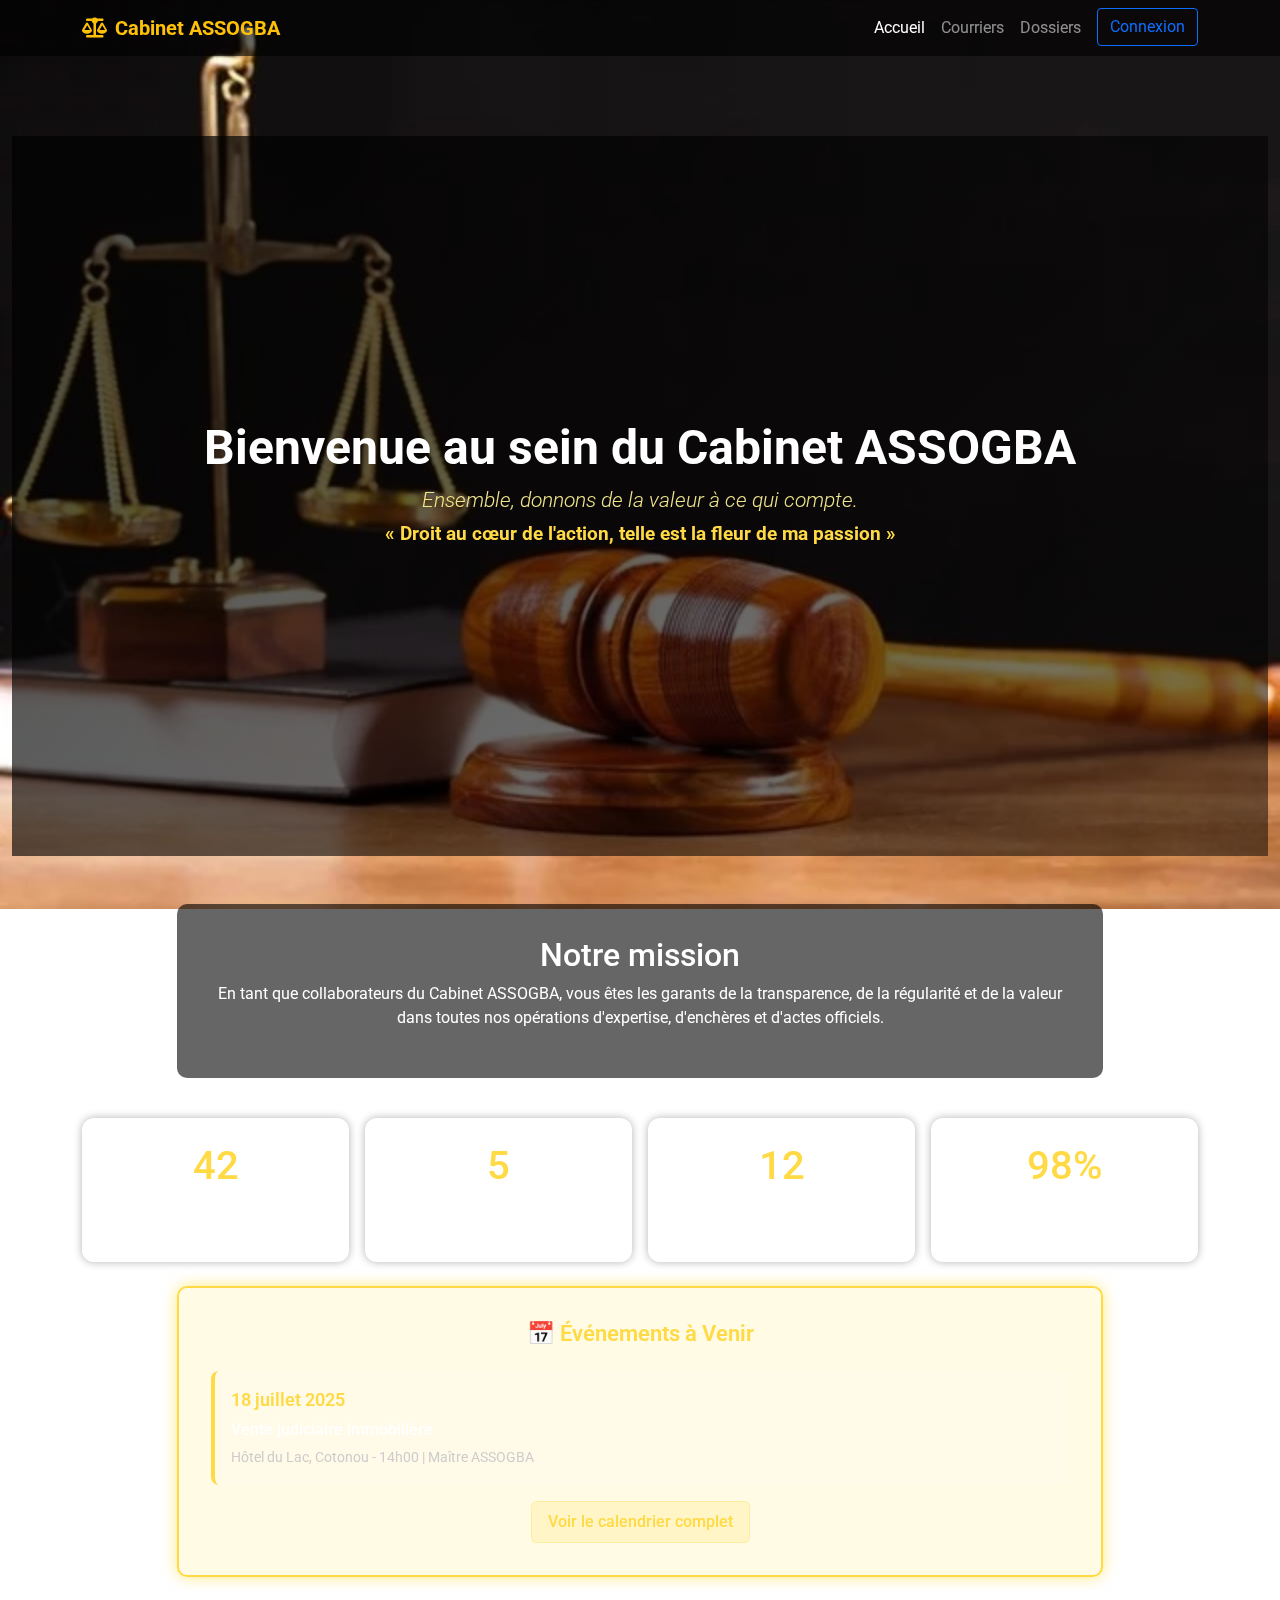
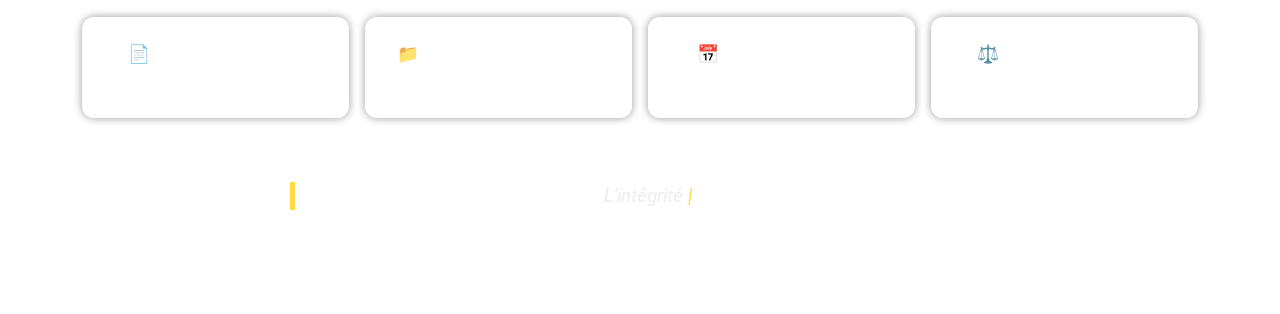
<file: index.html>
<!DOCTYPE html>
<html lang="fr">
  <head>
    <meta charset="UTF-8" />
    <meta name="viewport" content="width=device-width, initial-scale=1" />
    ‎<meta name="description" content="Portail des collaborateurs du Cabinet ASSOGBA. Accédez à vos dossiers d'enchères, événements et documents juridiques en toute sécurité." />
    <title>Cabinet ASSOGBA – Accueil Collaborateurs</title>
    <link href="css/bootstrap.min.css" rel="stylesheet" />
    <link href="css/acc.css" rel="stylesheet" />
    <link
      href="https://fonts.googleapis.com/css2?family=Roboto&display=swap"
      rel="stylesheet"
    />
    
  <!-- Font Awesome -->
  <link rel="stylesheet" href="https://cdnjs.cloudflare.com/ajax/libs/font-awesome/6.5.0/css/all.min.css"> 
    <meta name="google-site-verification" content="bNJRpK1CFKS3S3Nw5gVqZKony6cFJxzm7BjHmdaD-UY" />
  </head>
  <body>
    <!-- Navbar Bootstrap 5.1 -->
    <nav class="navbar navbar-expand-lg navbar-dark fixed-top">
      <div class="container">
    <a class="navbar-brand text-warning fw-bold" href="./index.html"><i class="fas fa-scale-balanced me-2"></i>Cabinet ASSOGBA</a>
        <button
          class="navbar-toggler"
          type="button"
          data-bs-toggle="collapse"
          data-bs-target="#navMenu"
        >
          <span class="navbar-toggler-icon"></span>
        </button>
        <div class="collapse navbar-collapse" id="navMenu">
          <ul class="navbar-nav ms-auto">
            <li class="nav-item">
              <a class="nav-link active" href="#">Accueil</a>
            </li>
            <li class="nav-item"><a class="nav-link" href="#">Courriers</a></li>
            <li class="nav-item"><a class="nav-link" href="#">Dossiers</a></li>
            <li class="nav-item">
              <a class="btn btn-outline-primary ms-2" href="./cone.html">Connexion</a>
            </li>
          </ul>
        </div>
      </div>
    </nav>


    

    <!-- Hero Section -->
    <main class="container-fluid">
      <div class="row">
        <div class="col-12">
          <section class="hero-section">
            <h1 class="hero-title">Bienvenue au sein du Cabinet ASSOGBA</h1>
            <p class="hero-subtitle lead">
              Ensemble, donnons de la valeur à ce qui compte.
            </p>
            <p class="hero-quote fw-bold">
              « Droit au cœur de l'action, telle est la fleur de ma passion »
            </p>
           </section>
        </div>
      </div>

      <div class="container">
        <!-- Mission Section -->
        <div class="row justify-content-center mt-5">
          <div class="col-lg-10">
            <section class="mission">
              <h2>Notre mission</h2>
              <p>
                En tant que collaborateurs du Cabinet ASSOGBA, vous êtes les
                garants de la transparence, de la régularité et de la valeur
                dans toutes nos opérations d'expertise, d'enchères et d'actes
                officiels.
              </p>
            </section>
          </div>
        </div>

        <!-- Stats Section - Responsive Grid -->
        <div class="row g-3 mt-4">
          <div class="col-6 col-md-3">
            <div class="stat-card">
              <h4>42</h4>
              <p>Biens expertisés</p>
            </div>
          </div>
          <div class="col-6 col-md-3">
            <div class="stat-card">
              <h4>5</h4>
              <p>Enchères publiques</p>
            </div>
          </div>
          <div class="col-6 col-md-3">
            <div class="stat-card">
              <h4>12</h4>
              <p>Actes enregistrés</p>
            </div>
          </div>
          <div class="col-6 col-md-3">
            <div class="stat-card">
              <h4>98%</h4>
              <p>Clients satisfaits</p>
            </div>
          </div>
        </div>

        <!-- Highlight Section -->
        <div class="row justify-content-center mt-4">
          <div class="col-lg-10">
<section class="events-section">
            <h3>📅 Événements à Venir</h3>
            <div class="event-item">
              <div class="event-date">18 juillet 2025</div>
              <div class="event-title">Vente judiciaire immobilière</div>
              <div class="event-details">Hôtel du Lac, Cotonou - 14h00 | Maître ASSOGBA</div>
            </div>
             
           
            <div class="text-center">
              <a href="#" class="events-link">Voir le calendrier complet</a>
            </div>
          </section>
          </div>
        </div>

        <!-- Dashboard Section - Responsive Links -->
        <div class="row g-3 mt-4">
          <div class="col-sm-6 col-lg-3">
            <a
              href="#"
              class="dashboard-link d-block p-4 text-center fw-semibold"
            >
              📄 Ajouter un courrier</a
            >
          </div>
          <div class="col-sm-6 col-lg-3">
            <a
              href="#"
              class="dashboard-link d-block p-4 text-center fw-semibold"
            >
              📁 Consulter les dossiers d'enchères</a
            >
          </div>
          <div class="col-sm-6 col-lg-3">
            <a
              href="#"
              class="dashboard-link d-block p-4 text-center fw-semibold"
            >
              📅 Voir les prochains événements</a
            >
          </div>
          <div class="col-sm-6 col-lg-3">
            <a
              href="#"
              class="dashboard-link d-block p-4 text-center fw-semibold"
              >⚖️ Documents légaux</a
            >
          </div>
        </div>

        <!-- Citation Section -->
        <div class="row justify-content-center">
          <div class="col-lg-10">
            <blockquote class="quote">
              <span id="typewriter-text"></span
              ><span id="typewriter-cursor">|</span>
            </blockquote>
          </div>
        </div>
      </div>
    </main>

    <!-- Footer -->
    <footer id="contact" class="text-center mt-5 mb-3">
      <div class="container">
        <p>&copy; 2025 Cabinet ASSOGBA. Tous droits réservés.</p>
         
      </div>
    </footer>

    <script src="js/bootstrap.bundle.min.js"></script>
    <script>
      // Navbar scroll
      window.addEventListener("scroll", () => {
        const navbar = document.querySelector(".navbar");
        navbar.classList.toggle("scrolled", window.scrollY > 50);
      });

      // Typewriter
      const text =
        "L'intégrité dans l'action donne toute sa noblesse au droit.";
      const speed = 70;
      const pause = 2000;
      const el = document.getElementById("typewriter-text");
      let index = 0;
      let isDeleting = false;

      function type() {
        if (!isDeleting) {
          el.textContent = text.substring(0, index++);
          if (index > text.length) {
            isDeleting = true;
            setTimeout(type, pause);
            return;
          }
        } else {
          el.textContent = text.substring(0, --index);
          if (index === 0) {
            isDeleting = false;
          }
        }
        setTimeout(type, isDeleting ? speed / 2 : speed);
      }

      document.addEventListener("DOMContentLoaded", type);
    </script>
  </body>
</html>
</file>
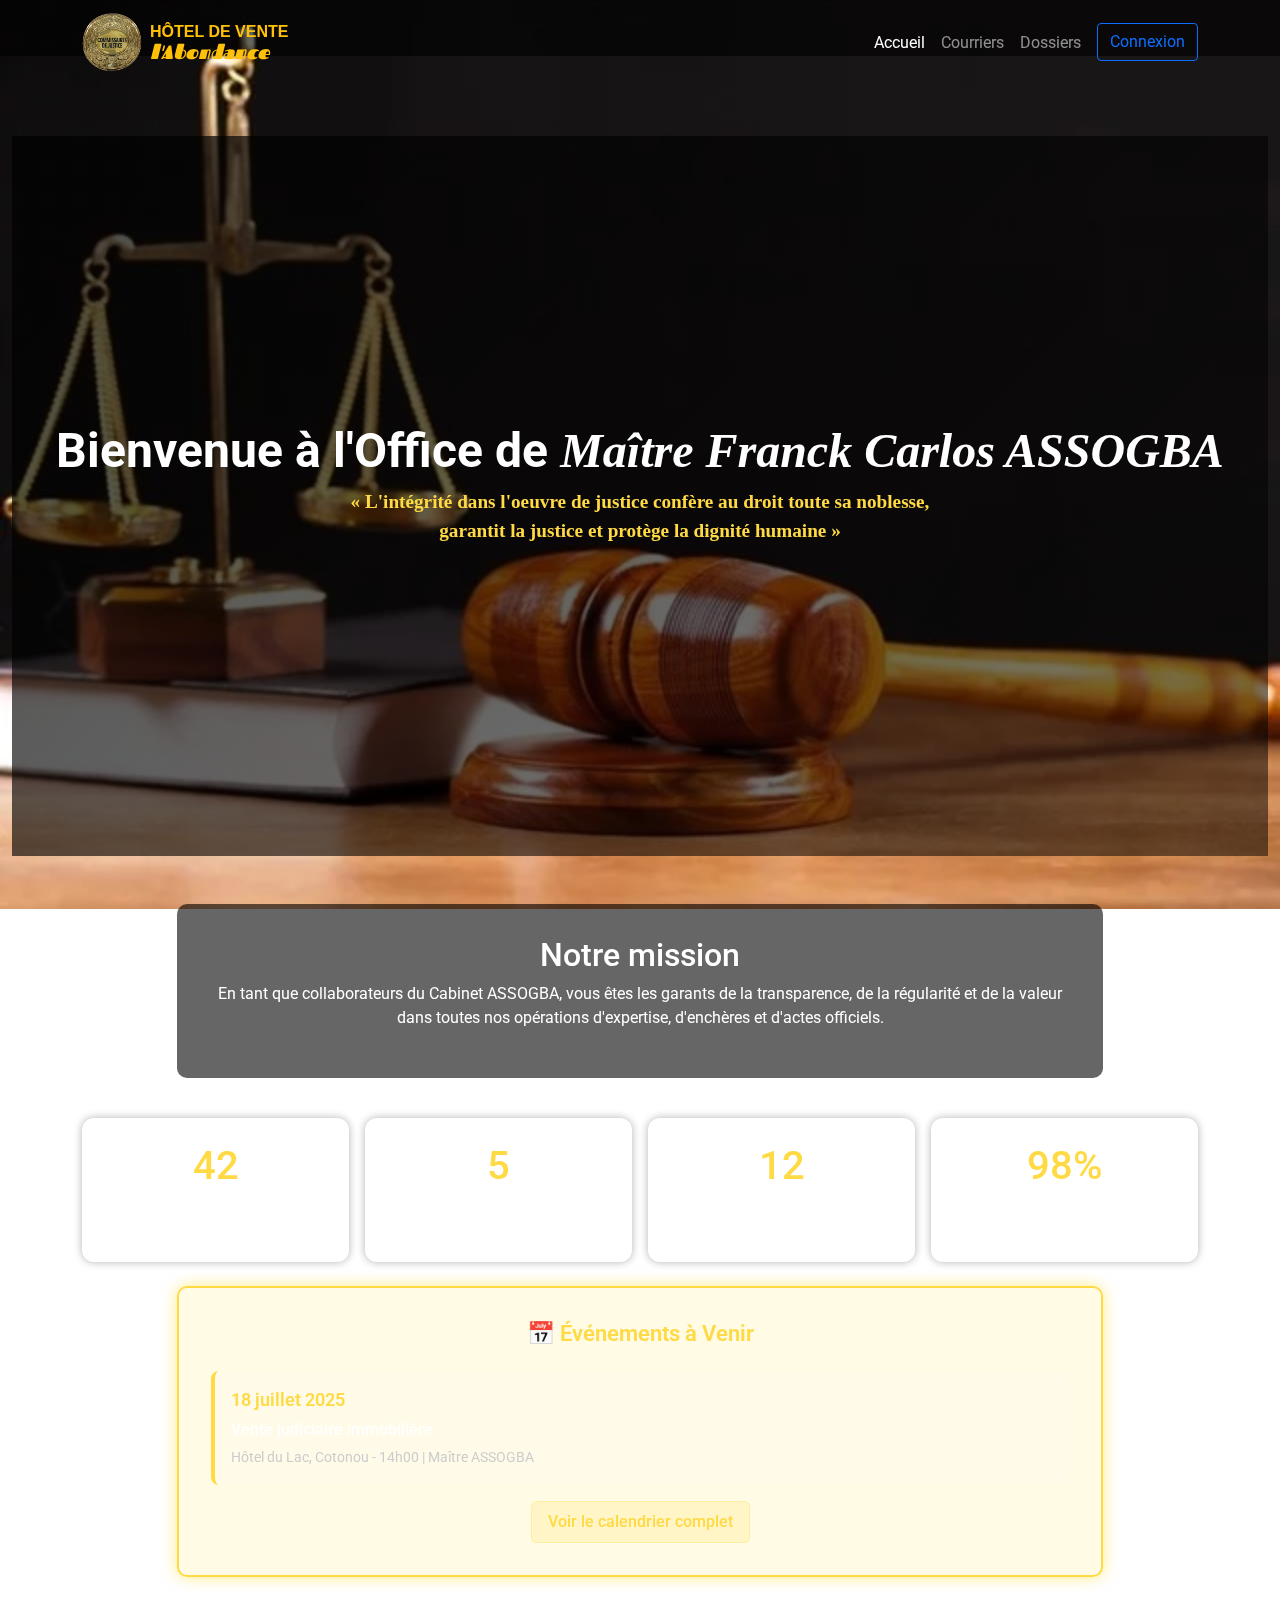
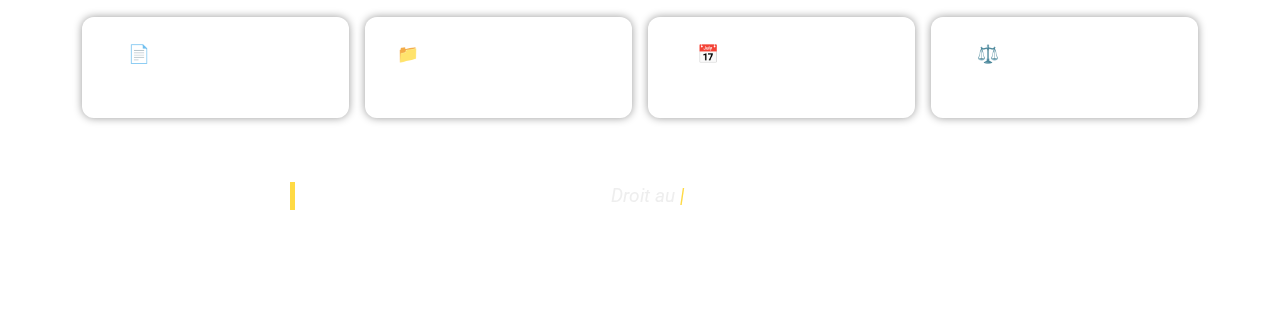
<file: ac_pers.html>
<!doctype html>
<html lang="fr">
  <head>
    <meta charset="UTF-8" />
    <meta name="viewport" content="width=device-width, initial-scale=1" />
    ‎
    <meta
      name="description"
      content="Portail des collaborateurs du Cabinet ASSOGBA. Accédez à vos dossiers d'enchères, événements et documents juridiques en toute sécurité."
    />
    <title>Cabinet ASSOGBA – Accueil Collaborateurs</title>
    <link href="css/bootstrap.min.css" rel="stylesheet" />
    <link href="css/acc.css" rel="stylesheet" />
    <link
      href="https://fonts.googleapis.com/css2?family=Roboto&display=swap"
      rel="stylesheet"
    />

    <!-- Font Awesome -->
    <link
      rel="stylesheet"
      href="https://cdnjs.cloudflare.com/ajax/libs/font-awesome/6.5.0/css/all.min.css"
    />
    <!-- police Fascinate -->
<link href="https://fonts.googleapis.com/css2?family=Fascinate&display=swap" rel="stylesheet">

<!-- AJOUTEZ CETTE LIGNE -->
<link href="https://fonts.googleapis.com/css2?family=Playfair+Display:wght@700,900&display=swap" rel="stylesheet">
    <meta
      name="google-site-verification"
      content="bNJRpK1CFKS3S3Nw5gVqZKony6cFJxzm7BjHmdaD-UY"
    />
  </head>
  <body>
    <!-- Navbar Bootstrap 5.1 -->
<nav class="navbar navbar-expand-lg navbar-dark fixed-top">
  <div class="container">
    
     <a class="navbar-brand text-warning fw-bold d-flex align-items-center" href="./index.html"> 
       
    
      <img src="./image/c.png" alt="compriseur" class="logo-img me-2" />
      <span class="brand-text">
        <span
          style="
            font-family: 'Arial Black', sans-serif;
            text-transform: uppercase;
          "
        >Hôtel de vente</span>
        <span style="font-family: 'Fascinate', cursive; font-size: 1.2rem;">
          <em>l'Abondance</em>
        </span>
      </span>
    </a>
    
    <button
      class="navbar-toggler"
      type="button"
      data-bs-toggle="collapse"
      data-bs-target="#navMenu"
    >
      <span class="navbar-toggler-icon"></span>
    </button>
    
    <div class="collapse navbar-collapse" id="navMenu">
      <ul class="navbar-nav ms-auto">
        <li class="nav-item">
          <a class="nav-link active" href="#">Accueil</a>
        </li>
        <li class="nav-item">
          <a class="nav-link" href="./cone.html">Courriers</a>
        </li>
        <li class="nav-item">
          <a class="nav-link" href="./cone.html">Dossiers</a>
        </li>
        <li class="nav-item">
          <a class="btn btn-outline-primary ms-2" href="./cone.html">Connexion</a>
        </li>
      </ul>
    </div>
  </div>
</nav>

    <!-- Hero Section -->
    <main class="container-fluid">
      <div class="row">
        <div class="col-12">
          <section class="hero-section">
            <h1 class="hero-title">
              Bienvenue à l'Office de
              <em style="font-family: &quot;Georgia&quot;, serif"
                >Maître Franck Carlos ASSOGBA</em
              >
            </h1>
            <!-- <p class="hero-subtitle lead">
              Ensemble, donnons de la valeur à ce qui compte.
            </p> -->
            <p class="hero-quote fw-bold" style="font-family: Algerian, serif">
              « L'intégrité dans l'oeuvre de justice confère au droit toute sa
              noblesse, <br />
              garantit la justice et protège la dignité humaine »
            </p>
          </section>
        </div>
      </div>

      <div class="container">
        <!-- Mission Section -->
        <div class="row justify-content-center mt-5">
          <div class="col-lg-10">
            <section class="mission">
              <h2>Notre mission</h2>
              <p>
                En tant que collaborateurs du Cabinet ASSOGBA, vous êtes les
                garants de la transparence, de la régularité et de la valeur
                dans toutes nos opérations d'expertise, d'enchères et d'actes
                officiels.
              </p>
            </section>
          </div>
        </div>

        <!-- Stats Section - Responsive Grid -->
        <div class="row g-3 mt-4">
          <div class="col-6 col-md-3">
            <div class="stat-card">
              <h4>42</h4>
              <p>Biens expertisés</p>
            </div>
          </div>
          <div class="col-6 col-md-3">
            <div class="stat-card">
              <h4>5</h4>
              <p>Enchères publiques</p>
            </div>
          </div>
          <div class="col-6 col-md-3">
            <div class="stat-card">
              <h4>12</h4>
              <p>Avis de ventes</p>
            </div>
          </div>
          <div class="col-6 col-md-3">
            <div class="stat-card">
              <h4>98%</h4>
              <p>Clients satisfaits</p>
            </div>
          </div>
        </div>

        <!-- Highlight Section -->
        <div class="row justify-content-center mt-4">
          <div class="col-lg-10">
            <section class="events-section">
              <h3>📅 Événements à Venir</h3>
              <div class="event-item">
                <div class="event-date">18 juillet 2025</div>
                <div class="event-title">Vente judiciaire immobilière</div>
                <div class="event-details">
                  Hôtel du Lac, Cotonou - 14h00 | Maître ASSOGBA
                </div>
              </div>

              <div class="text-center">
                <a href="./cone.html" class="events-link"
                  >Voir le calendrier complet</a
                >
              </div>
            </section>
          </div>
        </div>

        <!-- Dashboard Section - Responsive Links -->
        <div class="row g-3 mt-4">
          <div class="col-sm-6 col-lg-3">
            <a
              href="./cone.html"
              class="dashboard-link d-block p-4 text-center fw-semibold"
            >
              📄 Ajouter un courrier</a
            >
          </div>
          <div class="col-sm-6 col-lg-3">
            <a
              href="./cone.html"
              class="dashboard-link d-block p-4 text-center fw-semibold"
            >
              📁 Consulter les dossiers d'enchères</a
            >
          </div>
          <div class="col-sm-6 col-lg-3">
            <a
              href="./cone.html"
              class="dashboard-link d-block p-4 text-center fw-semibold"
            >
              📅 Voir les prochains événements</a
            >
          </div>
          <div class="col-sm-6 col-lg-3">
            <a
              href="./cone.html"
              class="dashboard-link d-block p-4 text-center fw-semibold"
              >⚖️ Documents légaux</a
            >
          </div>
        </div>

        <!-- Citation Section -->
        <div class="row justify-content-center">
          <div class="col-lg-10">
            <blockquote class="quote">
              <span id="typewriter-text"></span
              ><span id="typewriter-cursor">|</span>
            </blockquote>
          </div>
        </div>
      </div>
    </main>

    <!-- Footer -->
    <footer id="contact" class="text-center mt-5 mb-3">
      <div class="container">
        <p>&copy; 2025 Cabinet ASSOGBA. Tous droits réservés.</p>
      </div>
    </footer>

    <script src="js/bootstrap.bundle.min.js"></script>
    <script>
      // Navbar scroll
      window.addEventListener("scroll", () => {
        const navbar = document.querySelector(".navbar");
        navbar.classList.toggle("scrolled", window.scrollY > 50);
      });

      // Typewriter
      const text =
        "  Droit au cœur de l'action, telle est la fleur de ma passion";
      const speed = 70;
      const pause = 2000;
      const el = document.getElementById("typewriter-text");
      let index = 0;
      let isDeleting = false;

      function type() {
        if (!isDeleting) {
          el.textContent = text.substring(0, index++);
          if (index > text.length) {
            isDeleting = true;
            setTimeout(type, pause);
            return;
          }
        } else {
          el.textContent = text.substring(0, --index);
          if (index === 0) {
            isDeleting = false;
          }
        }
        setTimeout(type, isDeleting ? speed / 2 : speed);
      }

      document.addEventListener("DOMContentLoaded", type);
    </script>
  </body>
</html>
</file>
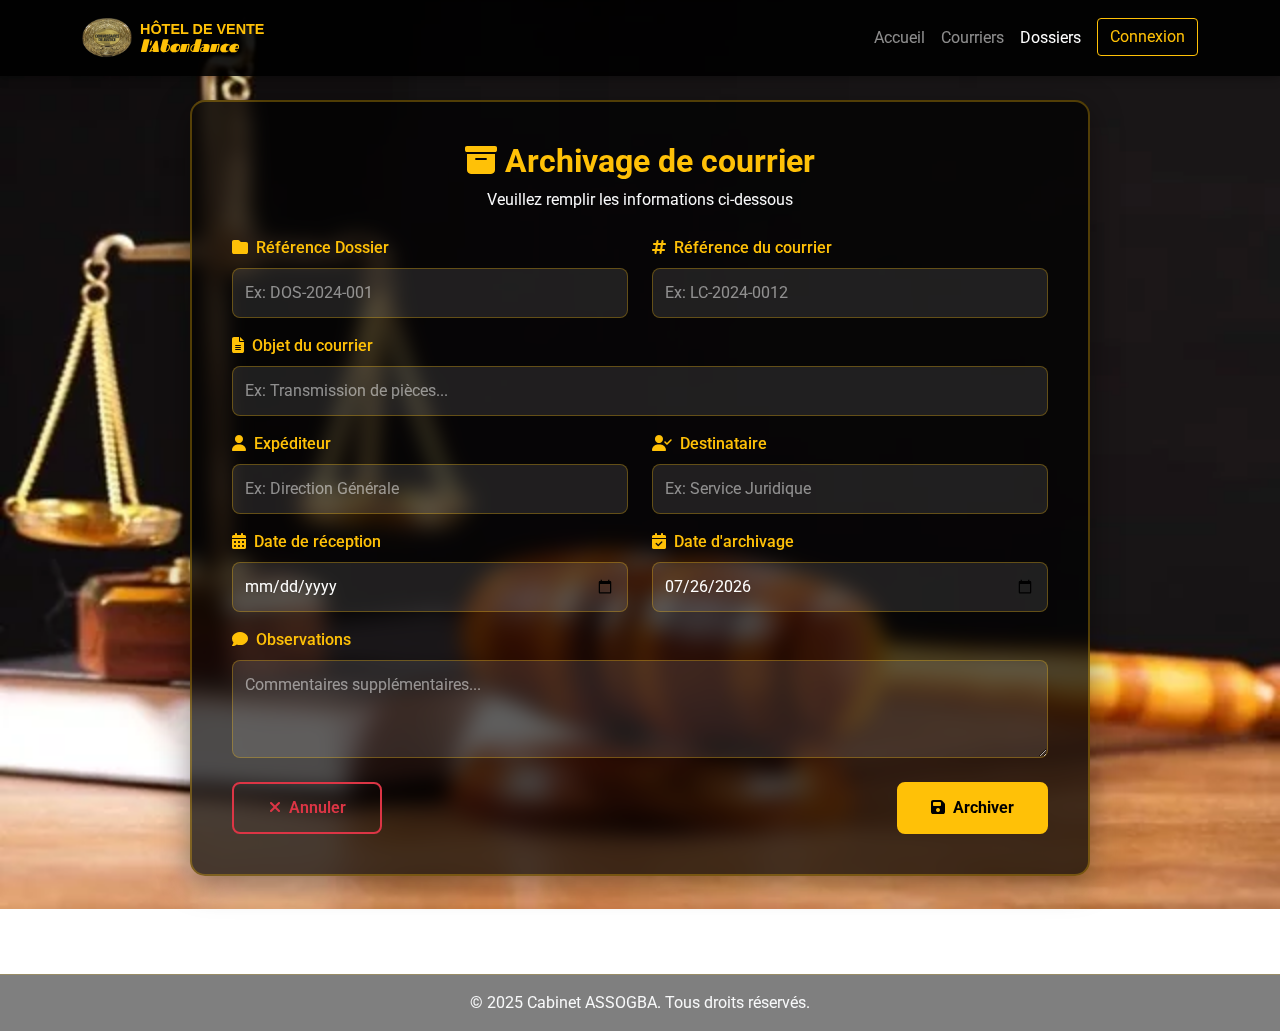
<file: archiv.html>
<!DOCTYPE html>
<html lang="fr">
  <head>
    <meta charset="UTF-8" />
    <meta name="viewport" content="width=device-width, initial-scale=1" />
    <title>Archivage de courrier – Cabinet ASSOGBA</title>
    <link href="css/bootstrap.min.css" rel="stylesheet" />
    <link href="css/archiv.css" rel="stylesheet" />
    <link href="https://fonts.googleapis.com/css2?family=Roboto&display=swap" rel="stylesheet" />
    <link href="https://fonts.googleapis.com/css2?family=Fascinate&display=swap" rel="stylesheet">
    <link href="https://cdnjs.cloudflare.com/ajax/libs/font-awesome/6.5.0/css/all.min.css" rel="stylesheet" />
  </head>
  <body>
    <!-- Navbar -->
    <nav class="navbar navbar-expand-lg navbar-dark fixed-top">
      <div class="container">
        <a class="navbar-brand text-warning fw-bold d-flex align-items-center" href="./index.html"> 
          <img src="./image/c.png" alt="Cabinet ASSOGBA" class="logo-img me-2" />
          <span class="brand-text">
            <span class="brand-hotel">HÔTEL DE VENTE</span>
            <span class="brand-abondance">l'Abondance</span>
          </span>
        </a>
        
        <button class="navbar-toggler" type="button" data-bs-toggle="collapse" data-bs-target="#navMenu">
          <span class="navbar-toggler-icon"></span>
        </button>
        
        <div class="collapse navbar-collapse" id="navMenu">
          <ul class="navbar-nav ms-auto">
            <li class="nav-item">
              <a class="nav-link" href="./index.html">Accueil</a>
            </li>
            <li class="nav-item">
              <a class="nav-link" href="./cone.html">Courriers</a>
            </li>
            <li class="nav-item">
              <a class="nav-link active" href="#">Dossiers</a>
            </li>
            <li class="nav-item">
              <a class="btn btn-outline-warning ms-2" href="./cone.html">Connexion</a>
            </li>
          </ul>
        </div>
      </div>
    </nav>

    <!-- Main Content -->
    <div class="main-container">
      <div class="container">
        <div class="form-container">
          <div class="form-header text-center mb-4">
            <h1 class="text-warning">
              <i class="fas fa-archive me-2"></i>Archivage de courrier
            </h1>
            <p class="text-light">Veuillez remplir les informations ci-dessous</p>
          </div>
          
          <form id="archiveForm">
            <div class="form-content">
              <!-- Ligne 1: Références -->
              <div class="row">
                <div class="col-md-6 mb-3">
                  <label for="refDossier" class="form-label text-light">
                    <i class="fas fa-folder me-2"></i>Référence Dossier
                  </label>
                  <input type="text" class="form-control" id="refDossier" placeholder="Ex: DOS-2024-001" required />
                </div>
                <div class="col-md-6 mb-3">
                  <label for="ref" class="form-label text-light">
                    <i class="fas fa-hashtag me-2"></i>Référence du courrier
                  </label>
                  <input type="text" class="form-control" id="ref" placeholder="Ex: LC-2024-0012" required />
                </div>
              </div>

              <!-- Objet -->
              <div class="mb-3">
                <label for="objet" class="form-label text-light">
                  <i class="fas fa-file-alt me-2"></i>Objet du courrier
                </label>
                <input type="text" class="form-control" id="objet" placeholder="Ex: Transmission de pièces..." required />
              </div>

              <!-- Expéditeur et Destinataire -->
              <div class="row">
                <div class="col-md-6 mb-3">
                  <label for="expediteur" class="form-label text-light">
                    <i class="fas fa-user me-2"></i>Expéditeur
                  </label>
                  <input type="text" class="form-control" id="expediteur" placeholder="Ex: Direction Générale" required />
                </div>
                <div class="col-md-6 mb-3">
                  <label for="destinataire" class="form-label text-light">
                    <i class="fas fa-user-check me-2"></i>Destinataire
                  </label>
                  <input type="text" class="form-control" id="destinataire" placeholder="Ex: Service Juridique" required />
                </div>
              </div>

              <!-- Dates -->
              <div class="row">
                <div class="col-md-6 mb-3">
                  <label for="dateReception" class="form-label text-light">
                    <i class="fas fa-calendar-alt me-2"></i>Date de réception
                  </label>
                  <input type="date" class="form-control" id="dateReception" required />
                </div>
                <div class="col-md-6 mb-3">
                  <label for="dateArchivage" class="form-label text-light">
                    <i class="fas fa-calendar-check me-2"></i>Date d'archivage
                  </label>
                  <input type="date" class="form-control" id="dateArchivage" required />
                </div>
              </div>

              <!-- Observations -->
              <div class="mb-3">
                <label for="observations" class="form-label text-light">
                  <i class="fas fa-comment me-2"></i>Observations
                </label>
                <textarea class="form-control" id="observations" rows="3" placeholder="Commentaires supplémentaires..."></textarea>
              </div>
            </div>

            <!-- Boutons -->
            <div class="navigation-buttons d-flex justify-content-between mt-4">
              <button type="button" class="btn btn-prev btn-nav" onclick="window.location.href='./index.html'">
                <i class="fas fa-times me-2"></i>Annuler
              </button>
              <button type="submit" class="btn btn-submit btn-nav">
                <i class="fas fa-save me-2"></i>Archiver
              </button>
            </div>
          </form>
        </div>
      </div>
    </div>

    <!-- Footer -->
    <footer class="text-center py-3 mt-5">
      <p class="text-light mb-0">&copy; 2025 Cabinet ASSOGBA. Tous droits réservés.</p>
    </footer>

    <!-- Scripts -->
    <script src="js/bootstrap.bundle.min.js"></script>
    <script>
      // Navbar scroll effect
      window.addEventListener("scroll", () => {
        const navbar = document.querySelector(".navbar");
        navbar.classList.toggle("scrolled", window.scrollY > 50);
      });

      // Form validation
      document.getElementById('archiveForm').addEventListener('submit', function(e) {
        e.preventDefault();
        
        // Vérification des champs
        const refDossier = document.getElementById('refDossier').value;
        const refCourrier = document.getElementById('ref').value;
        const objet = document.getElementById('objet').value;
        
        if (!refDossier || !refCourrier || !objet) {
          alert('Veuillez remplir tous les champs obligatoires (*)');
          return;
        }
        
        // Confirmation
        if (confirm('Voulez-vous archiver ce courrier ?\n\nRéférence: ' + refCourrier)) {
          // Animation de succès
          const submitBtn = this.querySelector('button[type="submit"]');
          submitBtn.innerHTML = '<i class="fas fa-check me-2"></i>Archivé !';
          submitBtn.classList.add('btn-success');
          submitBtn.disabled = true;
          
          setTimeout(() => {
            alert('✅ Courrier archivé avec succès !');
            this.reset();
            submitBtn.innerHTML = '<i class="fas fa-save me-2"></i>Archiver';
            submitBtn.classList.remove('btn-success');
            submitBtn.disabled = false;
          }, 1000);
        }
      });

      // Auto-fill date d'archivage avec la date du jour
      document.addEventListener('DOMContentLoaded', function() {
        const today = new Date().toISOString().split('T')[0];
        document.getElementById('dateArchivage').value = today;
      });
    </script>
  </body>
</html>
</file>
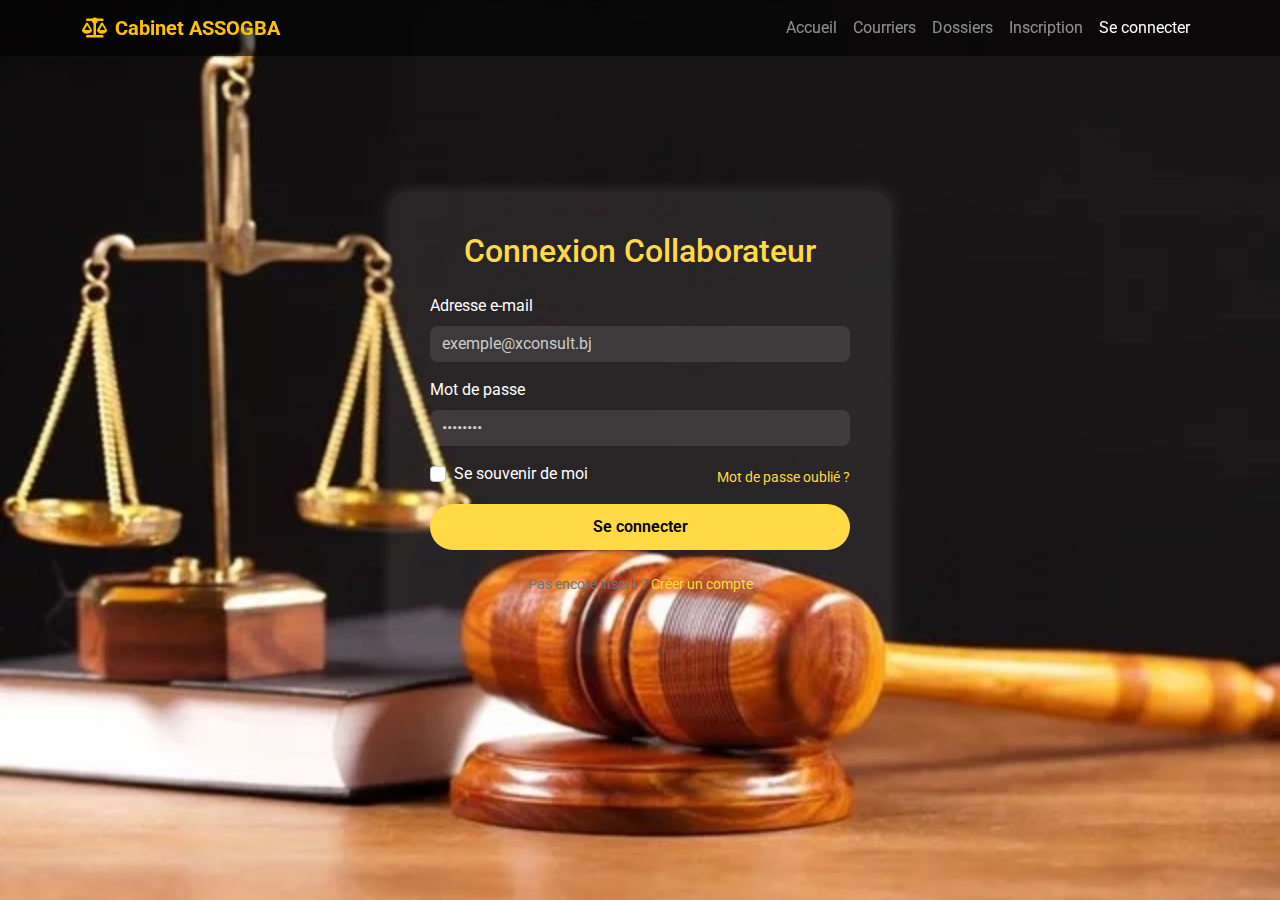
<file: cone.html>
<!DOCTYPE html>
<html lang="fr">
<head>
  <meta charset="UTF-8" />
  <meta name="viewport" content="width=device-width, initial-scale=1" />
  <title>Connexion – Cabinet XConsult</title>
  <link href="css/bootstrap.min.css" rel="stylesheet" />
  <link href="css/acc.css" rel="stylesheet" />
  <link href="https://fonts.googleapis.com/css2?family=Roboto&display=swap" rel="stylesheet" /> 
    <!-- Font Awesome -->
  <link rel="stylesheet" href="https://cdnjs.cloudflare.com/ajax/libs/font-awesome/6.5.0/css/all.min.css"> 
    <meta name="google-site-verification" content="bNJRpK1CFKS3S3Nw5gVqZKony6cFJxzm7BjHmdaD-UY" />
</head>
  <style>
    .login-box {
      background-color: rgba(255, 255, 255, 0.08);
      padding: 2.5rem;
      border-radius: 15px;
      max-width: 500px;
      margin: 5rem auto;
      color: white;
      box-shadow: 0 0 15px rgba(255, 255, 255, 0.15);
    }

    .login-box h2 {
      text-align: center;
      margin-bottom: 1.5rem;
      color: #ffda44;
    }

    .form-control {
      background-color: rgba(255, 255, 255, 0.1);
      color: white;
      border: none;
      border-radius: 8px;
    }

    .form-control::placeholder {
      color: #ccc;
    }

    .form-control:focus {
      background-color: rgba(255, 255, 255, 0.2);
      color: white;
      box-shadow: none;
    }

    .btn-login {
      background-color: #ffda44;
      color: black;
      font-weight: 600;
      border-radius: 30px;
      padding: 0.6rem 2rem;
      transition: background-color 0.3s ease;
      display: block;
      width: 100%;
    }

    .btn-login:hover {
      background-color: #ffe96b;
      color: black;
    }

    .form-text a {
      color: #ffda44;
      text-decoration: none;
    }

    .form-text a:hover {
      text-decoration: underline;
    }

    @media (max-width: 576px) {
      .login-box {
        margin: 2rem 1rem;
        padding: 2rem;
      }
    }
  </style>
</head>
<body>

      <!-- Navbar -->
  <nav class="navbar navbar-expand-lg navbar-dark fixed-top">
    <div class="container">
     <a class="navbar-brand text-warning fw-bold" href="./index.html"><i class="fas fa-scale-balanced me-2"></i>Cabinet ASSOGBA</a>
      <button class="navbar-toggler" type="button" data-bs-toggle="collapse" data-bs-target="#navMenu">
        <span class="navbar-toggler-icon"></span>
      </button>
      <div class="collapse navbar-collapse" id="navMenu">
        <ul class="navbar-nav ms-auto">
          <li class="nav-item"><a class="nav-link" href="./index.html">Accueil</a></li>
          <li class="nav-item"><a class="nav-link" href="#">Courriers</a></li>
          <li class="nav-item"><a class="nav-link" href="#">Dossiers</a></li>
          <li class="nav-item"><a class="nav-link" href="#">Inscription</a></li>
          <li class="nav-item">
            <a class="nav-link active" href="#">Se connecter</a>
          </li>
        </ul>
      </div>
    </div>
  </nav>

  <main class="container">
    <div class="login-box">
      <h2>Connexion Collaborateur</h2>
      <form method="post" action="#">
        <div class="mb-3">
          <label for="email" class="form-label">Adresse e-mail</label>
          <input type="email" class="form-control" id="email" placeholder="exemple@xconsult.bj" required />
        </div>
        <div class="mb-3">
          <label for="password" class="form-label">Mot de passe</label>
          <input type="password" class="form-control" id="password" placeholder="••••••••" required />
        </div>
        <div class="mb-3 d-flex justify-content-between align-items-center">
          <div class="form-check">
            <input class="form-check-input" type="checkbox" id="rememberMe" />
            <label class="form-check-label" for="rememberMe">Se souvenir de moi</label>
          </div>
          <div class="form-text">
            <a href="#">Mot de passe oublié ?</a>
          </div>
        </div>
        <!-- <button type="submit" class="btn btn-login mt-3">Se connecter</button> -->
        <a href="./dt.html" class="btn btn-login mt-3" >Se connecter</a>
        <p class="form-text mt-4 text-center">
          Pas encore inscrit ? <a href="ins.html">Créer un compte</a>
        </p>
      </form>
    </div>
  </main>

  <script src="js/bootstrap.bundle.min.js"></script>
</body>
</html>
</file>
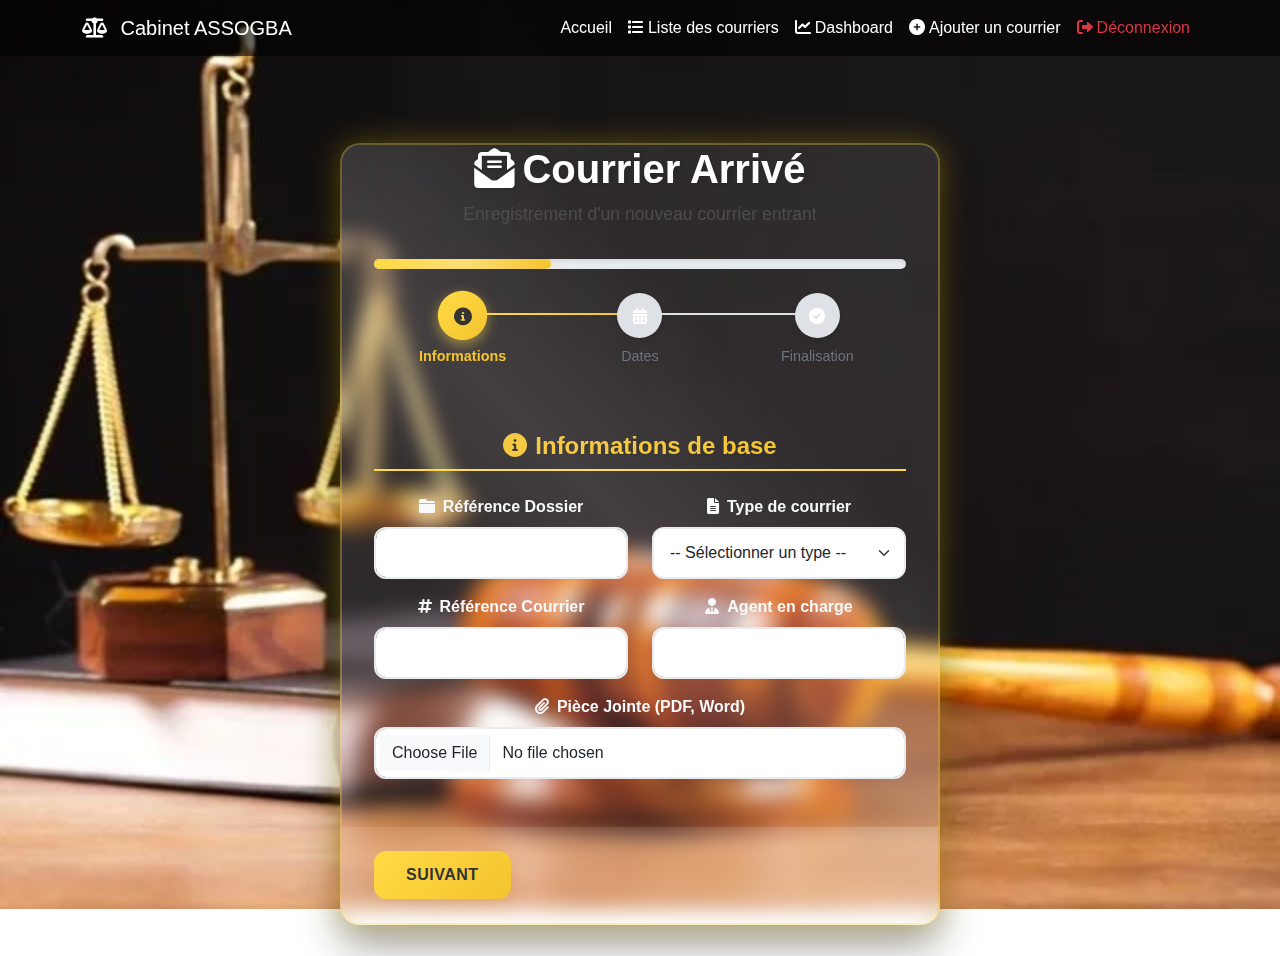
<file: fca.html>
<!DOCTYPE html>
<html lang="fr">
<head>
    <meta charset="UTF-8">
    <meta name="viewport" content="width=device-width, initial-scale=1.0">
    <title>Courrier Arrivé - Bootstrap 5</title>
    <link href="https://cdn.jsdelivr.net/npm/bootstrap@5.3.0/dist/css/bootstrap.min.css" rel="stylesheet">
    <link href="https://cdnjs.cloudflare.com/ajax/libs/font-awesome/6.0.0/css/all.min.css" rel="stylesheet">
    <style>
        :root {
            --primary-color: #0d6efd;
            --secondary-color: #6c757d;
            --success-color: #198754;
            --danger-color: #dc3545;
            --warning-color: #ffc107;
            --info-color: #0dcaf0;
            --gold-color: #ffda44;
            --gold-darker: #f4c430;
        }

        html, body {
            height: 100%;
            margin: 0;
            padding-top: 56px;
            color: white;
            font-family: 'Roboto', sans-serif;
            background-image: url('css/img/mateau.webp');
            background-size: cover;
            background-position: center;
            background-repeat: no-repeat;
            background-attachment: fixed;
        }

        body::before {
            content: "";
            position: fixed;
            inset: 0;
            background: rgba(0, 0, 0, 0.6);
            z-index: -1;
        }

        .navbar {
            background-color: transparent !important;
            box-shadow: none;
            transition: background-color 0.3s ease;
        }

        .navbar.scrolled {
            background-color: rgba(0, 0, 0, 0.85) !important;
        }

        .navbar .nav-link,
        .navbar .navbar-brand {
            color: white;
            transition: color 0.3s ease;
        }

        .navbar .nav-link:hover,
        .navbar .nav-link.active,
        .navbar .navbar-brand:hover {
            color: #ddd;
        }

        .main-container {
            min-height: calc(100vh - 56px);
            display: flex;
            align-items: center;
            padding: 20px 0;
        }

.form-container {
  background: rgba(255, 255, 255, 0.1);
  backdrop-filter: blur(10px);
  border-radius: 20px;
  box-shadow: 0 0 30px rgba(255, 215, 0, 0.3), 0 20px 40px rgba(0, 0, 0, 0.4);
  border: 2px solid rgba(255, 218, 68, 0.3);
  overflow: hidden;
  max-width: 600px;
  width: 100%;
}

.form-header,
.form-content,
.progress-section,
.navigation-buttons {
  background: transparent !important;
  box-shadow: none !important;
  border: none !important;
  text-align: center;
}

        .form-header::before {
            content: "";
            position: absolute;
            top: 0;
            left: 0;
            right: 0;
            bottom: 0;
            background: linear-gradient(45deg, transparent 30%, rgba(255, 255, 255, 0.1) 50%, transparent 70%);
            animation: shimmer 15s infinite;
        }

        .form-control::placeholder,
textarea::placeholder {
  color: rgba(255, 255, 255, 0.7);
}

        @keyframes shimmer {
            0%, 100% { transform: translateX(-100%); }
            50% { transform: translateX(100%); }
        }

        .form-header h1 {
            font-size: 2.5rem;
            font-weight: 700;
            margin-bottom: 0.5rem;
            text-shadow: 2px 2px 4px rgba(0, 0, 0, 0.1);
            position: relative;
            z-index: 1;
        }

        .form-header p {
            font-size: 1.1rem;
            opacity: 0.8;
            margin-bottom: 0;
            color: #555;
            position: relative;
            z-index: 1;
        }

        .progress-section {
            padding: 2rem;
            background: rgba(255, 218, 68, 0.1);
            border-bottom: 2px solid rgba(255, 218, 68, 0.3);
            box-shadow: 0 2px 10px rgba(255, 218, 68, 0.2);
        }

        .custom-progress {
            height: 10px;
            background: #e9ecef;
            border-radius: 10px;
            overflow: hidden;
            margin-bottom: 1.5rem;
            box-shadow: inset 0 2px 4px rgba(0, 0, 0, 0.1);
        }

        .custom-progress-bar {
            height: 100%;
            background: linear-gradient(90deg, var(--gold-color), var(--gold-darker));
            border-radius: 10px;
            transition: width 0.3s ease;
            width: 33.33%;
            box-shadow: 0 0 10px rgba(255, 218, 68, 0.6);
            position: relative;
        }

        .custom-progress-bar::after {
            content: "";
            position: absolute;
            top: 0;
            left: 0;
            right: 0;
            bottom: 0;
            background: linear-gradient(90deg, transparent, rgba(255, 255, 255, 0.3), transparent);
            animation: progressShine 2s infinite;
        }

        @keyframes progressShine {
            0% { transform: translateX(-100%); }
            100% { transform: translateX(100%); }
        }

        .step-indicators {
            display: flex;
            justify-content: space-between;
            align-items: center;
        }

        .step-indicator {
            display: flex;
            flex-direction: column;
            align-items: center;
            text-align: center;
            flex: 1;
            position: relative;
 
        }

        .step-indicator:not(:last-child)::after {
            content: '';
            position: absolute;
            top: 20px;
            right: -50%;
            width: 100%;
            height: 2px;
            background: #dee2e6;
            z-index: 1;
        }

        .step-indicator.active:not(:last-child)::after,
        .step-indicator.completed:not(:last-child)::after {
            background: linear-gradient(90deg, var(--gold-color), var(--gold-darker));
        }

        .step-icon {
            width: 45px;
            height: 45px;
             
            border-radius: 50%;
            background: #dee2e6;
            display: flex;
            align-items: center;
            justify-content: center;
            margin-bottom: 0.5rem;
            position: relative;
            z-index: 2;
            transition: all 0.3s ease;
            box-shadow: 0 2px 6px rgba(0, 0, 0, 0.1);
        }

        .step-indicator.active .step-icon {
            background: linear-gradient(135deg, var(--gold-color), var(--gold-darker));
            color: #333;
            transform: scale(1.1);
            box-shadow: 0 4px 12px rgba(255, 218, 68, 0.5);
            
        }

        .step-indicator.completed .step-icon {
            background: var(--success-color);
            color: white;
            box-shadow: 0 4px 12px rgba(25, 135, 84, 0.4);
        }

        .step-text {
            font-size: 0.9rem;
            color: var(--secondary-color);
            font-weight: 500;
        }

        .step-indicator.active .step-text {
            color: var(--gold-darker);
            font-weight: 600;
        }

        .form-content {
            padding: 2rem;
            background: rgba(255, 255, 255, 0.98);
        }

        .step-content {
            display: none;
        }

        .step-content.active {
            display: block;
            animation: fadeInUp 0.5s ease;
        }

        @keyframes fadeInUp {
            from { 
                opacity: 0; 
                transform: translateY(30px);
            }
            to { 
                opacity: 1; 
                transform: translateY(0);
            }
        }

        .step-title {
            color: var(--gold-darker);
            font-weight: 600;
            margin-bottom: 1.5rem;
            padding-bottom: 0.5rem;
            border-bottom: 2px solid var(--gold-color);
            text-shadow: 1px 1px 2px rgba(0, 0, 0, 0.1);
        }

        .form-control, .form-select {
            border-radius: 12px;
            border: 2px solid #e9ecef;
            padding: 0.75rem 1rem;
            transition: all 0.3s ease;
            /* background: rgba(255, 255, 255, 0.9); */
            backdrop-filter: blur(5px);
            
        }

        .form-control:focus, .form-select:focus {
            border-color: var(--gold-color);
            box-shadow: 0 0 0 0.2rem rgba(255, 218, 68, 0.25);
            background: white;
        }

        .form-label {
            font-weight: 600;
            color: #212529;
            margin-bottom: 0.5rem;
        }

        .input-group-text {
            background: linear-gradient(135deg, var(--gold-color), var(--gold-darker));
            color: #333;
            border: 2px solid var(--gold-color);
            border-radius: 0 12px 12px 0;
            font-weight: 600;
        }

        .status-options {
            display: flex;
            gap: 1rem;
            flex-wrap: wrap;
        }

        .status-option {
            flex: 1;
            min-width: 200px;
        }

        .status-radio {
            display: none;
        }

        .status-label {
            display: block;
            padding: 1.2rem;
            border: 2px solid #dee2e6;
            border-radius: 12px;
            text-align: center;
            cursor: pointer;
            transition: all 0.3s ease;
            font-weight: 500;
            background: rgba(255, 255, 255, 0.5);
            backdrop-filter: blur(5px);
        }

        .status-label:hover {
            border-color: var(--gold-color);
            background: rgba(255, 218, 68, 0.1);
            transform: translateY(-2px);
        }

        .status-radio:checked + .status-label {
            border-color: var(--gold-color);
            background: rgba(255, 218, 68, 0.2);
            color: var(--gold-darker);
            font-weight: 600;
            box-shadow: 0 4px 12px rgba(255, 218, 68, 0.3);
        }

        .navigation-buttons {
            padding: 1.5rem 2rem;
            background: rgba(248, 249, 250, 0.9);
            backdrop-filter: blur(10px);
            display: flex;
            justify-content: space-between;
            gap: 1rem;
            border-top: 2px solid rgba(255, 218, 68, 0.3);
        }

        .btn-nav {
            padding: 0.75rem 2rem;
            border-radius: 12px;
            font-weight: 600;
            transition: all 0.3s ease;
            border: none;
            text-transform: uppercase;
            letter-spacing: 0.5px;
        }

        .btn-prev {
            background: linear-gradient(135deg, var(--secondary-color), #5a6268);
            color: white;
        }

        .btn-prev:hover {
            background: linear-gradient(135deg, #5a6268, #495057);
            transform: translateY(-2px);
            box-shadow: 0 6px 16px rgba(108, 117, 125, 0.4);
        }

        .btn-next {
            background: linear-gradient(135deg, var(--gold-color), var(--gold-darker));
            color: #333;
        }

        .btn-next:hover {
            background: linear-gradient(135deg, var(--gold-darker), #e6c200);
            transform: translateY(-2px);
            box-shadow: 0 6px 16px rgba(255, 218, 68, 0.5);
        }

        .btn-submit {
            background: linear-gradient(135deg, var(--success-color), #146c43);
            color: white;
        }

        .btn-submit:hover {
            background: linear-gradient(135deg, #146c43, #0d5132);
            transform: translateY(-2px);
            box-shadow: 0 6px 16px rgba(25, 135, 84, 0.4);
        }

        .success-message {
            display: none;
            text-align: center;
            padding: 3rem;
            animation: bounceIn 0.8s ease;
        }

        @keyframes bounceIn {
            0% { transform: scale(0.3); opacity: 0; }
            50% { transform: scale(1.05); }
            70% { transform: scale(0.9); }
            100% { transform: scale(1); opacity: 1; }
        }

        .success-message i {
            font-size: 4rem;
            color: var(--success-color);
            margin-bottom: 1rem;
            animation: pulse 2s infinite;
        }

        @keyframes pulse {
            0%, 100% { transform: scale(1); }
            50% { transform: scale(1.1); }
        }

        .success-message h3 {
            color: var(--success-color);
            font-weight: 700;
            margin-bottom: 1rem;
        }

        .alert-custom {
            position: fixed;
            top: 20px;
            right: 20px;
            z-index: 1060;
            min-width: 300px;
            border-radius: 12px;
            box-shadow: 0 6px 20px rgba(0, 0, 0, 0.2);
            backdrop-filter: blur(10px);
        }

        /* Responsive Design */
        @media (max-width: 576px) {
            .form-header h1 {
                font-size: 1.8rem;
            }
            
            .form-content {
                padding: 1rem;
            }
            
            .status-options {
                flex-direction: column;
            }
            
            .navigation-buttons {
                flex-direction: column;
            }
            
            .btn-nav {
                width: 100%;
                margin-bottom: 0.5rem;
            }

            body {
                background-attachment: scroll;
            }
        }

        @media (max-width: 768px) {
            .form-header h1 {
                font-size: 2rem;
            }
            
            .step-icon {
                width: 35px;
                height: 35px;
            }
            
            .step-text {
                font-size: 0.8rem;
            }
        }

        /* Loading Animation */
        .loading {
            display: inline-block;
            width: 20px;
            height: 20px;
            border: 3px solid rgba(255, 255, 255, 0.3);
            border-radius: 50%;
            border-top-color: #fff;
            animation: spin 1s ease-in-out infinite;
        }

        @keyframes spin {
            to { transform: rotate(360deg); }
        }
    </style>
</head>
<body>
    <!-- Navigation -->
    <nav class="navbar navbar-expand-lg navbar-dark fixed-top" id="mainNavbar">
        <div class="container">
            <a class="navbar-brand" href="#">
                <i class="fas fa-balance-scale me-2"></i>
                Cabinet ASSOGBA
            </a>
            <button class="navbar-toggler" type="button" data-bs-toggle="collapse" data-bs-target="#navbarNav">
                <span class="navbar-toggler-icon"></span>
            </button>
            <div class="collapse navbar-collapse" id="navbarNav">
                <ul class="navbar-nav ms-auto">
                    <li class="nav-item">
                        <a class="nav-link" href="/.index.html">Accueil</a>
                    </li>
            <li class="nav-item">
              <a class="nav-link" href="#"
              data-bs-toggle="modal"
                data-bs-target="#listcourrierModal"
              ><i class="fas fa-list me-1"></i>Liste des courriers</a>
            </li>
            <li class="nav-item">
              <a class="nav-link" href="./dt.html"><i class="fas fa-chart-line me-1"></i>Dashboard</a>
            </li>
                        <li class="nav-item">
              <a class="nav-link" href="#"
              
                 data-bs-toggle="modal"
                data-bs-target="#ajoutcourrierModal"

              ><i class="fas fa-plus-circle me-1"></i>Ajouter un courrier</a>
            </li>
            <li class="nav-item">
              <a class="nav-link text-danger" href="/.index.html"><i class="fas fa-sign-out-alt me-1"></i>Déconnexion</a>
            </li>
                </ul>
            </div>
        </div>
    </nav>


    <!-- modal1 -->
    <div
      class="modal fade"
      id="ajoutcourrierModal"
      tabindex="-1"
      aria-labelledby="confirmajoutercourrierLabel"
      aria-hidden="true"
    >
      <div class="modal-dialog">
        <div class="modal-content">
          <div class="modal-header">
            <h5 class="modal-title text-dark" id="confirmajoutercourrierLabel">
              Ajouter courrier:
            </h5>
            <button
              type="button"
              class="btn-close"
              data-bs-dismiss="modal"
              aria-label="Close"
            ></button>
          </div>
          <div class="modal-body">
            <a href="./fca.html" class="btn btn-primary w-100 mb-2">Entrant</a>
            <a href="./fcd.html" class="btn btn-secondary w-100">Sortant</a>
          </div>
        </div>
      </div>
    </div>

    <!-- modal2 -->
    <div
      class="modal fade"
      id="listcourrierModal"
      tabindex="-1"
      aria-labelledby="confirmlistcourrierLabel"
      aria-hidden="true"
    >

      <div class="modal-dialog">
        <div class="modal-content">
          <div class="modal-header">
            <h5 class="modal-title text-dark" id="confirmajoutercourrierLabel">
             Voir les  courrier:
            </h5>
            <button
              type="button"
              class="btn-close"
              data-bs-dismiss="modal"
              aria-label="Close"
            ></button>
          </div>
          <div class="modal-body">
            <a href="./lce.html" class="btn btn-primary w-100 mb-2">Entrant</a>
            <a href="./lcs.html" class="btn btn-secondary w-100">Sortant</a>
          </div>
        </div>
      </div>


</div>



    <div class="container main-container">
        <div class="form-container mx-auto">
            <!-- Header -->
            <div class="form-header">
                <h1><i class="fas fa-envelope-open-text me-2 text-center"></i>Courrier Arrivé</h1>
                <p>Enregistrement d'un nouveau courrier entrant</p>
            </div>

            <!-- Progress Section -->
            <div class="progress-section">
                <div class="custom-progress">
                    <div class="custom-progress-bar" id="progressBar"></div>
                </div>
                <div class="step-indicators">
                    <div class="step-indicator active" data-step="0">
                        <div class="step-icon">
                            <i class="fas fa-info-circle"></i>
                        </div>
                        <div class="step-text">Informations</div>
                    </div>
                    <div class="step-indicator" data-step="1">
                        <div class="step-icon">
                            <i class="fas fa-calendar-alt"></i>
                        </div>
                        <div class="step-text">Dates</div>
                    </div>
                    <div class="step-indicator" data-step="2">
                        <div class="step-icon">
                            <i class="fas fa-check-circle"></i>
                        </div>
                        <div class="step-text">Finalisation</div>
                    </div>
                </div>
            </div>

            <!-- Form Content -->
<div class="form-content">
    <form id="multiStepForm">
        <div class="step-content active" data-step="0">
            <h4 class="step-title">
                <i class="fas fa-info-circle me-2"></i>Informations de base
            </h4>

            <div class="row mb-3">
                <div class="col-md-6">
                    <label for="refDossier" class="form-label text-light">
                        <i class="fas fa-folder me-2"></i>Référence Dossier
                    </label>
                    <input type="text" class="form-control" id="refDossier" name="refDossier" required placeholder="Ex: DOS-2024-001">
                    <div class="invalid-feedback">Ce champ est obligatoire</div>
                </div>
                <div class="col-md-6">
                    <label for="typeCourrier" class="form-label text-light">
                        <i class="fas fa-file-alt me-2"></i>Type de courrier
                    </label>
                    <select class="form-select" id="typeCourrier" name="type" required>
                        <option value="">-- Sélectionner un type --</option>
                        <option value="Bordereau ENR">Bordereau ENR</option>
                        <option value="Rapport">Rapport</option>
                        <option value="Transmission d'acte">Transmission d'acte</option>
                        <option value="Attestation d'adjudication">Attestation d'adjudication</option>
                        <option value="Compte rendu">Compte rendu</option>
                        <option value="Lettre de Constitution">Lettre de Constitution</option>
                    </select>
                    <div class="invalid-feedback">Veuillez sélectionner un type</div>
                </div>
            </div>

            <div class="row mb-3">
                <div class="col-md-6">
                    <label for="refCourrier" class="form-label text-light">
                        <i class="fas fa-hashtag me-2"></i>Référence Courrier
                    </label>
                    <input type="text" class="form-control" id="refCourrier" name="refCourrier" required placeholder="Ex: ENR-2024-0152">
                    <div class="invalid-feedback">Ce champ est obligatoire</div>
                </div>
                <div class="col-md-6">
                    <label for="agent" class="form-label text-light">
                        <i class="fas fa-user-tie me-2"></i>Agent en charge
                    </label>
                    <input type="text" class="form-control" id="agent" name="agent" required placeholder="Ex: Me Kouassi">
                    <div class="invalid-feedback">Ce champ est obligatoire</div>
                </div>
            </div>

            <div class="mb-3">
                <label for="pieceJointe" class="form-label text-light">
                    <i class="fas fa-paperclip me-2"></i>Pièce Jointe (PDF, Word)
                </label>
                <input type="file" class="form-control" id="pieceJointe" name="pieceJointe" accept=".pdf,.doc,.docx">
            </div>
        </div>

        <div class="step-content" data-step="1">
            <h4 class="step-title">
                <i class="fas fa-calendar-alt me-2"></i>Dates et délais
            </h4>

            <div class="row mb-3">
                <div class="col-md-4">
                    <label for="dateDepot" class="form-label text-light">
                        <i class="fas fa-calendar-alt me-2"></i>Date Dépôt
                    </label>
                    <input type="date" class="form-control" id="dateDepot" name="dateDepot">
                </div>
                <div class="col-md-4">
                    <label for="dateTransmission" class="form-label text-light">
                        <i class="fas fa-paper-plane me-2"></i>Date Transmission
                    </label>
                    <input type="date" class="form-control" id="dateTransmission" name="dateEnvoi">
                </div>
                <div class="col-md-4">
                    <label for="dateRetour" class="form-label text-light">
                        <i class="fas fa-calendar-check me-2"></i>Date Retour Acte
                    </label>
                    <input type="date" class="form-control" id="dateRetour" name="dateRetour">
                </div>
            </div>

            <div class="row mb-3">
                <div class="col-md-6">
                    <label for="delai" class="form-label text-light">
                        <i class="fas fa-clock me-2"></i>Délai d'exécution
                    </label>
                    <div class="input-group">
                        <input type="number" class="form-control" id="delai" name="delai" placeholder="Ex: 8" min="0">
                        <span class="input-group-text">jour(s)</span>
                    </div>
                </div>
                <div class="col-md-6">
                    <label for="modeEnvoi" class="form-label text-light">
                        <i class="fas fa-shipping-fast me-2"></i>Mode d'envoi
                    </label>
                    <select class="form-select" id="modeEnvoi" name="mode">
                        <option value="">-- Sélectionner un mode --</option>
                        <option value="Portage">Portage</option>
                        <option value="Courriel">Courriel</option>
                        <option value="Fax">Fax</option>
                        <option value="Courrier postal">Courrier postal</option>
                        <option value="Autre">Autre</option>
                    </select>
                </div>
            </div>
        </div>

        <div class="step-content" data-step="2">
            <h4 class="step-title">
                <i class="fas fa-check-circle me-2"></i>Finalisation
            </h4>

            <div class="row mb-4">
                <div class="col-md-6">
                    <label for="expéditeur" class="form-label text-light">
                        <i class="fas fa-building me-2"></i>Expéditeur
                    </label>
                    <input type="text" class="form-control" id="expéditeur" name="expéditeur" placeholder="Ex: ENR Plateau">
                </div>
                <div class="col-md-6">
                    <label for="observations" class="form-label text-light">
                        <i class="fas fa-comment me-2"></i>Observations
                    </label>
                    <textarea class="form-control" id="observations" name="observation" rows="3" placeholder="Remarques particulières..."></textarea>
                </div>
            </div>

            <div class="mb-4">
                <label class="form-label text-light d-block">
                    <i class="fas fa-flag me-2"></i>Statut du courrier
                </label>
                <div class="status-options">
                    <div class="status-option">
                        <input type="radio" class="status-radio" name="etat" id="termine" value="Terminé">
                        <label class="status-label" for="termine">
                            <i class="fas fa-check me-2"></i>Terminé
                        </label>
                    </div>
                    <div class="status-option">
                        <input type="radio" class="status-radio" name="etat" id="encours" value="En cours">
                        <label class="status-label" for="encours">
                            <i class="fas fa-spinner me-2"></i>En cours
                        </label>
                    </div>
                    <div class="status-option">
                        <input type="radio" class="status-radio" name="etat" id="nontraite" value="Non traité">
                        <label class="status-label" for="nontraite">
                            <i class="fas fa-exclamation-triangle me-2"></i>Non traité
                        </label>
                    </div>
                </div>
            </div>
        </div>

        <div class="success-message" id="successMessage">
            <i class="fas fa-check-circle"></i>
            <h3>Courrier enregistré avec succès !</h3>
            <p class="text-muted">Les informations ont été sauvegardées dans le système.</p>
            <button type="button" class="btn btn-primary btn-lg mt-3" onclick="resetForm()">
                <i class="fas fa-plus me-2"></i>Nouveau courrier
            </button>
        </div>
    </form>
</div>

<div class="navigation-buttons">
    <button type="button" class="btn btn-nav btn-prev" id="prevBtn" onclick="nextPrev(-1)">
        <i class="fas fa-chevron-left me-2"></i>Précédent
    </button>
    <button type="button" class="btn btn-nav btn-next" id="nextBtn" onclick="nextPrev(1)">
        Suivant<i class="fas fa-chevron-right ms-2"></i>
    </button>
</div>
        </div>
    </div>

    <script src="https://cdn.jsdelivr.net/npm/bootstrap@5.3.0/dist/js/bootstrap.bundle.min.js"></script>
<script>
    let currentStep = 0;
    const steps = document.querySelectorAll('.step-content');
    const nextBtn = document.getElementById('nextBtn');
    const prevBtn = document.getElementById('prevBtn');
    const progressBar = document.getElementById('progressBar');
    const stepIndicators = document.querySelectorAll('.step-indicator');
    const form = document.getElementById('multiStepForm');

    // 🟡 1. Sauvegarde automatique dans localStorage
    form.addEventListener('input', function () {
        const formData = new FormData(form);
        const data = {};
        formData.forEach((value, key) => {
            data[key] = value;
        });
        localStorage.setItem('formulaireCourrier', JSON.stringify(data));
    });

    // 🟡 2. Pré-remplissage automatique des champs si données existent
    window.addEventListener('DOMContentLoaded', function () {
        const savedData = JSON.parse(localStorage.getItem('formulaireCourrier') || '{}');
        Object.entries(savedData).forEach(([key, value]) => {
            if (form.elements[key]) {
                form.elements[key].value = value;
            }
        });
    });

    // 🔵 3. Fonction de soumission finale
    function soumettreFormulaire() {
    const data = JSON.parse(localStorage.getItem('formulaireCourrier') || '{}');
    if (Object.keys(data).length === 0) {
        alert("Aucune donnée à soumettre !");
        return;
    }

    const historique = JSON.parse(localStorage.getItem('historiqueCourriers') || '[]');
    data.id = Date.now(); // ID unique
    historique.push(data);
    localStorage.setItem('historiqueCourriers', JSON.stringify(historique));

    // Nettoyage et confirmation
    localStorage.removeItem('formulaireCourrier');
    alert("Courrier enregistré avec succès !");
    form.reset();

    // Redirection vers lce.html après un petit délai (optionnel)
    setTimeout(() => {
        window.location.href = 'lcet.html';
    }, 800); // 800ms pour laisser le temps à l'utilisateur de lire l'alerte
}


    // 🟢 Animation et progression visuelle
    const originalStepIcons = [];
    stepIndicators.forEach((indicator, index) => {
        const icon = indicator.querySelector('i');
        if (icon) {
            originalStepIcons[index] = icon.className;
        }
    });

    function showStep(n) {
        steps.forEach(step => step.classList.remove('active'));
        steps[n].classList.add('active');

        const progress = ((n + 1) / steps.length) * 100;
        progressBar.style.width = progress + '%';

        stepIndicators.forEach((indicator, index) => {
            indicator.classList.remove('active', 'completed');
            const icon = indicator.querySelector('i');
            if (icon) {
                if (index < n) {
                    indicator.classList.add('completed');
                    icon.className = 'fas fa-check-circle';
                } else if (index === n) {
                    indicator.classList.add('active');
                    icon.className = originalStepIcons[index];
                } else {
                    icon.className = originalStepIcons[index];
                }
            }
        });

        prevBtn.style.display = n === 0 ? 'none' : 'inline-block';
        nextBtn.innerText = n === steps.length - 1 ? 'Soumettre' : 'Suivant';
    }

    showStep(currentStep);

    nextBtn.addEventListener('click', () => {
        if (currentStep < steps.length - 1) {
            currentStep++;
            showStep(currentStep);
        } else {
            soumettreFormulaire();
        }
    });

    prevBtn.addEventListener('click', () => {
        if (currentStep > 0) {
            currentStep--;
            showStep(currentStep);
        }
    });

    // 🟣 Effet de scroll sur la navbar
    window.addEventListener('scroll', function () {
        const navbar = document.getElementById('mainNavbar');
        if (window.scrollY > 50) {
            navbar.classList.add('scrolled');
        } else {
            navbar.classList.remove('scrolled');
        }
    });
</script>
</file>
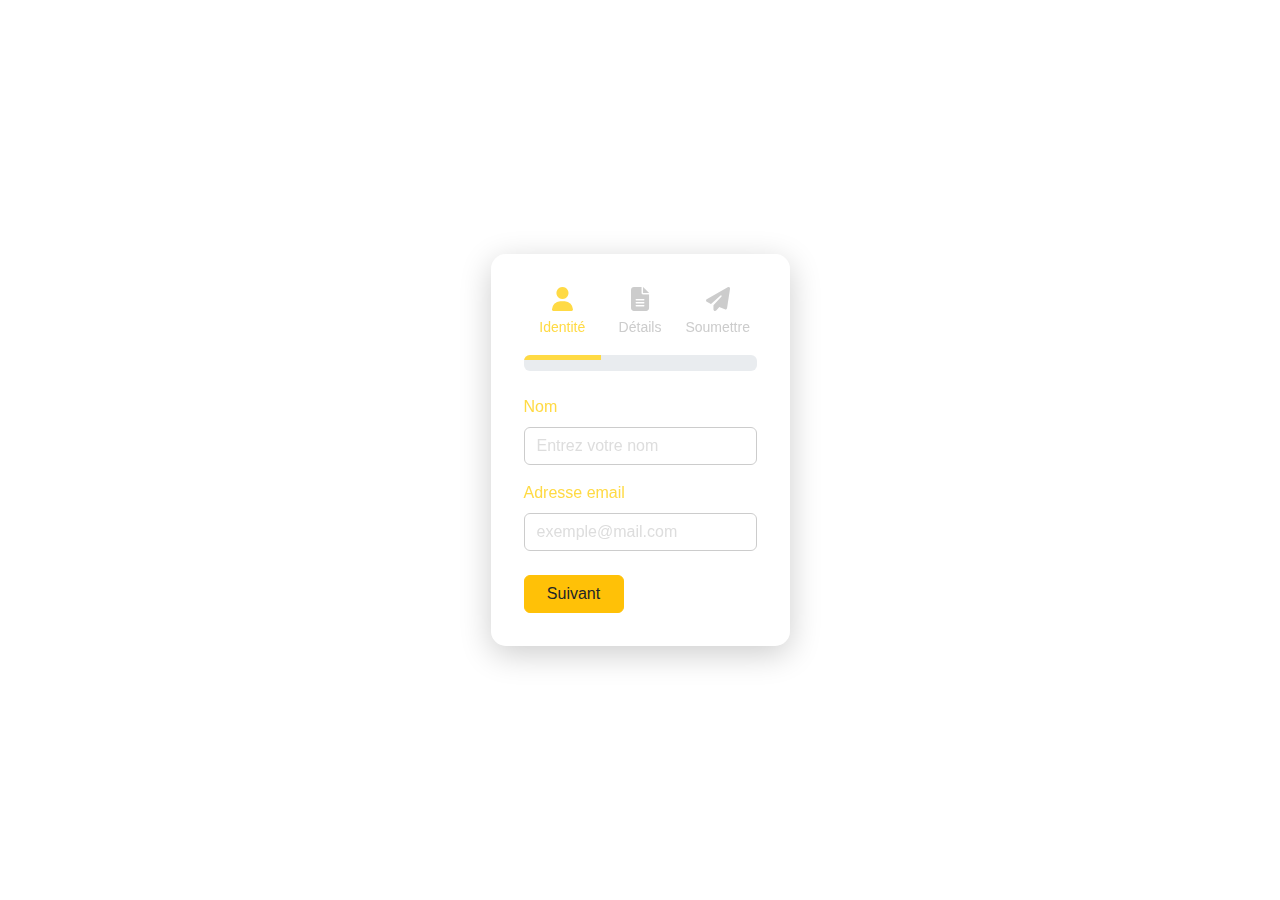
<file: fcat.html>
<!DOCTYPE html>
<html lang="fr">
<head>
  <meta charset="UTF-8" />
  <meta name="viewport" content="width=device-width, initial-scale=1" />
  <title>Formulaire Multi-Étapes</title>
  <link href="https://cdn.jsdelivr.net/npm/bootstrap@5.3.2/dist/css/bootstrap.min.css" rel="stylesheet" />
  <link href="https://cdnjs.cloudflare.com/ajax/libs/font-awesome/6.5.0/css/all.min.css" rel="stylesheet" />
  <style>
    :root {
      --primary-color: #0d6efd;
      --gold-color: #ffda44;
      --gold-darker: #f4c430;
    }

    html, body {
      height: 100%;
      margin: 0;
      font-family: 'Segoe UI', sans-serif;
      background: url('https://images.unsplash.com/photo-1526403225-7b43c8b6c2b2?auto=format&fit=crop&w=1350&q=80') no-repeat center center fixed;
      background-size: cover;
    }

    .form-container {
      max-width: 600px;
      margin: auto;
      padding: 2rem;
      background: rgba(255, 255, 255, 0.1);
      backdrop-filter: blur(10px);
      border-radius: 15px;
      border: 1px solid rgba(255, 255, 255, 0.3);
      box-shadow: 0 8px 32px rgba(0, 0, 0, 0.2);
      color: #fff;
    }

    .step-indicators {
      display: flex;
      justify-content: space-between;
      margin-bottom: 1rem;
    }

    .step-indicator {
      text-align: center;
      flex: 1;
      color: #ccc;
    }

    .step-indicator i {
      font-size: 1.5rem;
      display: block;
      margin-bottom: 0.3rem;
    }

    .step-indicator.active {
      color: var(--gold-color);
    }

    .step-indicator.completed {
      color: var(--gold-darker);
    }

    .step-content {
      display: none;
    }

    .step-content.active {
      display: block;
      animation: fadeIn 0.4s ease-in-out;
    }

    @keyframes fadeIn {
      from { opacity: 0; transform: translateY(10px); }
      to { opacity: 1; transform: translateY(0); }
    }

    .progress-bar {
      height: 5px;
      background-color: var(--gold-color);
      width: 0;
      transition: width 0.3s ease;
    }

    button {
      min-width: 100px;
    }

    label {
      color: var(--gold-color);
    }

    input.form-control {
      background: rgba(255, 255, 255, 0.1);
      color: white;
      border: 1px solid #ccc;
    }

    input.form-control::placeholder {
      color: #ddd;
    }
  </style>
</head>
<body>
  <div class="d-flex align-items-center justify-content-center vh-100">
    <div class="form-container">
      <form id="multiStepForm">
        <!-- Étapes -->
        <div class="step-indicators mb-3">
          <div class="step-indicator active"><i class="fas fa-user"></i><small>Identité</small></div>
          <div class="step-indicator"><i class="fas fa-file-alt"></i><small>Détails</small></div>
          <div class="step-indicator"><i class="fas fa-paper-plane"></i><small>Soumettre</small></div>
        </div>

        <div class="progress mb-4">
          <div class="progress-bar" id="progressBar"></div>
        </div>

        <!-- Étape 1 -->
        <div class="step-content active">
          <div class="mb-3">
            <label for="nom" class="form-label">Nom</label>
            <input type="text" class="form-control" id="nom" placeholder="Entrez votre nom">
          </div>
          <div class="mb-3">
            <label for="email" class="form-label">Adresse email</label>
            <input type="email" class="form-control" id="email" placeholder="exemple@mail.com">
          </div>
        </div>

        <!-- Étape 2 -->
        <div class="step-content">
          <div class="mb-3">
            <label for="type" class="form-label">Type de courrier</label>
            <input type="text" class="form-control" id="type" placeholder="Ex : Attestation">
          </div>
          <div class="mb-3">
            <label for="objet" class="form-label">Objet</label>
            <input type="text" class="form-control" id="objet" placeholder="Objet du courrier">
          </div>
        </div>

        <!-- Étape 3 -->
        <div class="step-content">
          <p>Vérifiez vos informations avant de soumettre.</p>
        </div>

        <!-- Navigation -->
        <div class="d-flex justify-content-between mt-4">
          <button type="button" class="btn btn-secondary" id="prevBtn" style="display: none;">Précédent</button>
          <button type="button" class="btn btn-warning text-dark" id="nextBtn">Suivant</button>
        </div>
      </form>
    </div>
  </div>

  <!-- JS -->
  <script>
    let currentStep = 0;
    const steps = document.querySelectorAll('.step-content');
    const nextBtn = document.getElementById('nextBtn');
    const prevBtn = document.getElementById('prevBtn');
    const progressBar = document.getElementById('progressBar');
    const stepIndicators = document.querySelectorAll('.step-indicator');

    const originalIcons = Array.from(stepIndicators).map(i => i.querySelector('i').className);

    function showStep(n) {
      steps.forEach(step => step.classList.remove('active'));
      steps[n].classList.add('active');

      stepIndicators.forEach((indicator, index) => {
        indicator.classList.remove('active', 'completed');
        const icon = indicator.querySelector('i');
        if (index < n) {
          indicator.classList.add('completed');
          icon.className = 'fas fa-check-circle';
        } else if (index === n) {
          indicator.classList.add('active');
          icon.className = originalIcons[index];
        } else {
          icon.className = originalIcons[index];
        }
      });

      const progress = ((n + 1) / steps.length) * 100;
      progressBar.style.width = progress + '%';

      prevBtn.style.display = n === 0 ? 'none' : 'inline-block';
      nextBtn.textContent = n === steps.length - 1 ? 'Soumettre' : 'Suivant';
    }

    nextBtn.addEventListener('click', () => {
      if (currentStep < steps.length - 1) {
        currentStep++;
        showStep(currentStep);
      } else {
        soumettreFormulaire();
      }
    });

    prevBtn.addEventListener('click', () => {
      if (currentStep > 0) {
        currentStep--;
        showStep(currentStep);
      }
    });

    function soumettreFormulaire() {
      const data = {
        nom: document.getElementById('nom').value.trim(),
        email: document.getElementById('email').value.trim(),
        type: document.getElementById('type').value.trim(),
        objet: document.getElementById('objet').value.trim(),
        date: new Date().toLocaleString()
      };

      // Validation simple
      if (!data.nom || !data.email || !data.type || !data.objet) {
        alert("Veuillez remplir tous les champs.");
        return;
      }

      // Récupération existant
      const courriers = JSON.parse(localStorage.getItem('courriers') || '[]');
      courriers.push(data);
      localStorage.setItem('courriers', JSON.stringify(courriers));

      alert("Courrier enregistré !");
      window.location.reload(); // ou rediriger vers tableau
    }

    showStep(currentStep);
  </script>
</body>
</html>
</file>
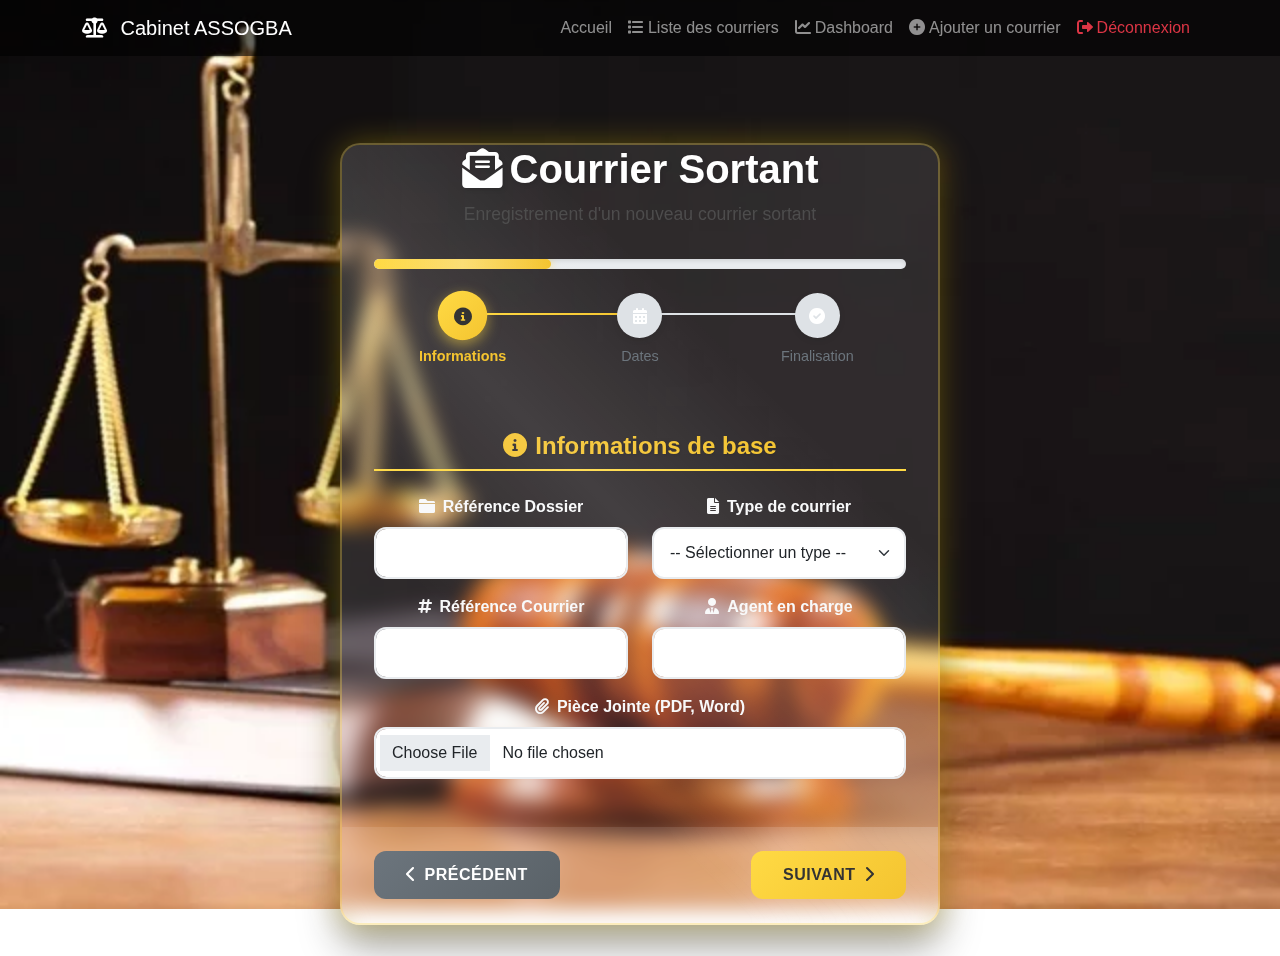
<file: fcd.html>
<!DOCTYPE html>
<html lang="fr">
  <head>
    <meta charset="UTF-8" />
    <meta name="viewport" content="width=device-width, initial-scale=1.0" />
    <title>Courrier Départ - Bootstrap 5</title>
    <!-- <link
      href="https://cdn.jsdelivr.net/npm/bootstrap@5.3.0/dist/css/bootstrap.min.css"
      rel="stylesheet"
    /> -->
    <link href="css/bootstrap.min.css" rel="stylesheet" />
    <script src="./js/bootstrap.bundle.min.js"></script>

    <link
      href="https://cdnjs.cloudflare.com/ajax/libs/font-awesome/6.0.0/css/all.min.css"
      rel="stylesheet"
    />
    <style>
      :root {
        --primary-color: #0d6efd;
        --secondary-color: #6c757d;
        --success-color: #198754;
        --danger-color: #dc3545;
        --warning-color: #ffc107;
        --info-color: #0dcaf0;
        --gold-color: #ffda44;
        --gold-darker: #f4c430;
      }

      html,
      body {
        height: 100%;
        margin: 0;
        padding-top: 56px;
        color: white;
        font-family: "Roboto", sans-serif;
        background-image: url("css/img/mateau.webp");
        background-size: cover;
        background-position: center;
        background-repeat: no-repeat;
        background-attachment: fixed;
      }

      body::before {
        content: "";
        position: fixed;
        inset: 0;
        background: rgba(0, 0, 0, 0.6);
        z-index: -1;
      }

      .navbar {
        background-color: transparent !important;
        box-shadow: none;
        transition: background-color 0.3s ease;
      }

      .navbar.scrolled {
        background-color: rgba(0, 0, 0, 0.85) !important;
      }

      .navbar .nav-link,
      .navbar .navbar-brand {
        color: white;
        transition: color 0.3s ease;
      }

      .navbar .nav-link:hover,
      .navbar .nav-link.active,
      .navbar .navbar-brand:hover {
        color: #ddd;
      }

      .main-container {
        min-height: calc(100vh - 56px);
        display: flex;
        align-items: center;
        padding: 20px 0;
      }

      .form-container {
        background: rgba(255, 255, 255, 0.1);
        backdrop-filter: blur(10px);
        border-radius: 20px;
        box-shadow: 0 0 30px rgba(255, 215, 0, 0.3),
          0 20px 40px rgba(0, 0, 0, 0.4);
        border: 2px solid rgba(255, 218, 68, 0.3);
        overflow: hidden;
        max-width: 600px;
        width: 100%;
      }

      .form-header,
      .form-content,
      .progress-section,
      .navigation-buttons {
        background: transparent !important;
        box-shadow: none !important;
        border: none !important;
        text-align: center;
      }

      .form-header::before {
        content: "";
        position: absolute;
        top: 0;
        left: 0;
        right: 0;
        bottom: 0;
        background: linear-gradient(
          45deg,
          transparent 30%,
          rgba(255, 255, 255, 0.1) 50%,
          transparent 70%
        );
        animation: shimmer 15s infinite;
      }

      .form-control::placeholder,
      textarea::placeholder {
        color: rgba(255, 255, 255, 0.7);
      }

      @keyframes shimmer {
        0%,
        100% {
          transform: translateX(-100%);
        }
        50% {
          transform: translateX(100%);
        }
      }

      .form-header h1 {
        font-size: 2.5rem;
        font-weight: 700;
        margin-bottom: 0.5rem;
        text-shadow: 2px 2px 4px rgba(0, 0, 0, 0.1);
        position: relative;
        z-index: 1;
      }

      .form-header p {
        font-size: 1.1rem;
        opacity: 0.8;
        margin-bottom: 0;
        color: #555;
        position: relative;
        z-index: 1;
      }

      .progress-section {
        padding: 2rem;
        background: rgba(255, 218, 68, 0.1);
        border-bottom: 2px solid rgba(255, 218, 68, 0.3);
        box-shadow: 0 2px 10px rgba(255, 218, 68, 0.2);
      }

      .custom-progress {
        height: 10px;
        background: #e9ecef;
        border-radius: 10px;
        overflow: hidden;
        margin-bottom: 1.5rem;
        box-shadow: inset 0 2px 4px rgba(0, 0, 0, 0.1);
      }

      .custom-progress-bar {
        height: 100%;
        background: linear-gradient(
          90deg,
          var(--gold-color),
          var(--gold-darker)
        );
        border-radius: 10px;
        transition: width 0.3s ease;
        width: 33.33%;
        box-shadow: 0 0 10px rgba(255, 218, 68, 0.6);
        position: relative;
      }

      .custom-progress-bar::after {
        content: "";
        position: absolute;
        top: 0;
        left: 0;
        right: 0;
        bottom: 0;
        background: linear-gradient(
          90deg,
          transparent,
          rgba(255, 255, 255, 0.3),
          transparent
        );
        animation: progressShine 2s infinite;
      }

      @keyframes progressShine {
        0% {
          transform: translateX(-100%);
        }
        100% {
          transform: translateX(100%);
        }
      }

      .step-indicators {
        display: flex;
        justify-content: space-between;
        align-items: center;
      }

      .step-indicator {
        display: flex;
        flex-direction: column;
        align-items: center;
        text-align: center;
        flex: 1;
        position: relative;
      }

      .step-indicator:not(:last-child)::after {
        content: "";
        position: absolute;
        top: 20px;
        right: -50%;
        width: 100%;
        height: 2px;
        background: #dee2e6;
        z-index: 1;
      }

      .step-indicator.active:not(:last-child)::after,
      .step-indicator.completed:not(:last-child)::after {
        background: linear-gradient(
          90deg,
          var(--gold-color),
          var(--gold-darker)
        );
      }

      .step-icon {
        width: 45px;
        height: 45px;

        border-radius: 50%;
        background: #dee2e6;
        display: flex;
        align-items: center;
        justify-content: center;
        margin-bottom: 0.5rem;
        position: relative;
        z-index: 2;
        transition: all 0.3s ease;
        box-shadow: 0 2px 6px rgba(0, 0, 0, 0.1);
      }

      .step-indicator.active .step-icon {
        background: linear-gradient(
          135deg,
          var(--gold-color),
          var(--gold-darker)
        );
        color: #333;
        transform: scale(1.1);
        box-shadow: 0 4px 12px rgba(255, 218, 68, 0.5);
      }

      .step-indicator.completed .step-icon {
        background: var(--success-color);
        color: white;
        box-shadow: 0 4px 12px rgba(25, 135, 84, 0.4);
      }

      .step-text {
        font-size: 0.9rem;
        color: var(--secondary-color);
        font-weight: 500;
      }

      .step-indicator.active .step-text {
        color: var(--gold-darker);
        font-weight: 600;
      }

      .form-content {
        padding: 2rem;
        background: rgba(255, 255, 255, 0.98);
      }

      .step-content {
        display: none;
      }

      .step-content.active {
        display: block;
        animation: fadeInUp 0.5s ease;
      }

      @keyframes fadeInUp {
        from {
          opacity: 0;
          transform: translateY(30px);
        }
        to {
          opacity: 1;
          transform: translateY(0);
        }
      }

      .step-title {
        color: var(--gold-darker);
        font-weight: 600;
        margin-bottom: 1.5rem;
        padding-bottom: 0.5rem;
        border-bottom: 2px solid var(--gold-color);
        text-shadow: 1px 1px 2px rgba(0, 0, 0, 0.1);
      }

      .form-control,
      .form-select {
        border-radius: 12px;
        border: 2px solid #e9ecef;
        padding: 0.75rem 1rem;
        transition: all 0.3s ease;
        /* background: rgba(255, 255, 255, 0.9); */
        backdrop-filter: blur(5px);
      }

      .form-control:focus,
      .form-select:focus {
        border-color: var(--gold-color);
        box-shadow: 0 0 0 0.2rem rgba(255, 218, 68, 0.25);
        background: white;
      }

      .form-label {
        font-weight: 600;
        color: #212529;
        margin-bottom: 0.5rem;
      }

      .input-group-text {
        background: linear-gradient(
          135deg,
          var(--gold-color),
          var(--gold-darker)
        );
        color: #333;
        border: 2px solid var(--gold-color);
        border-radius: 0 12px 12px 0;
        font-weight: 600;
      }

      .status-options {
        display: flex;
        gap: 1rem;
        flex-wrap: wrap;
      }

      .status-option {
        flex: 1;
        min-width: 200px;
      }

      .status-radio {
        display: none;
      }

      .status-label {
        display: block;
        padding: 1.2rem;
        border: 2px solid #dee2e6;
        border-radius: 12px;
        text-align: center;
        cursor: pointer;
        transition: all 0.3s ease;
        font-weight: 500;
        background: rgba(255, 255, 255, 0.5);
        backdrop-filter: blur(5px);
      }

      .status-label:hover {
        border-color: var(--gold-color);
        background: rgba(255, 218, 68, 0.1);
        transform: translateY(-2px);
      }

      .status-radio:checked + .status-label {
        border-color: var(--gold-color);
        background: rgba(255, 218, 68, 0.2);
        color: var(--gold-darker);
        font-weight: 600;
        box-shadow: 0 4px 12px rgba(255, 218, 68, 0.3);
      }

      .navigation-buttons {
        padding: 1.5rem 2rem;
        background: rgba(248, 249, 250, 0.9);
        backdrop-filter: blur(10px);
        display: flex;
        justify-content: space-between;
        gap: 1rem;
        border-top: 2px solid rgba(255, 218, 68, 0.3);
      }

      .btn-nav {
        padding: 0.75rem 2rem;
        border-radius: 12px;
        font-weight: 600;
        transition: all 0.3s ease;
        border: none;
        text-transform: uppercase;
        letter-spacing: 0.5px;
      }

      .btn-prev {
        background: linear-gradient(135deg, var(--secondary-color), #5a6268);
        color: white;
      }

      .btn-prev:hover {
        background: linear-gradient(135deg, #5a6268, #495057);
        transform: translateY(-2px);
        box-shadow: 0 6px 16px rgba(108, 117, 125, 0.4);
      }

      .btn-next {
        background: linear-gradient(
          135deg,
          var(--gold-color),
          var(--gold-darker)
        );
        color: #333;
      }

      .btn-next:hover {
        background: linear-gradient(135deg, var(--gold-darker), #e6c200);
        transform: translateY(-2px);
        box-shadow: 0 6px 16px rgba(255, 218, 68, 0.5);
      }

      .btn-submit {
        background: linear-gradient(135deg, var(--success-color), #146c43);
        color: white;
      }

      .btn-submit:hover {
        background: linear-gradient(135deg, #146c43, #0d5132);
        transform: translateY(-2px);
        box-shadow: 0 6px 16px rgba(25, 135, 84, 0.4);
      }

      .success-message {
        display: none;
        text-align: center;
        padding: 3rem;
        animation: bounceIn 0.8s ease;
      }

      @keyframes bounceIn {
        0% {
          transform: scale(0.3);
          opacity: 0;
        }
        50% {
          transform: scale(1.05);
        }
        70% {
          transform: scale(0.9);
        }
        100% {
          transform: scale(1);
          opacity: 1;
        }
      }

      .success-message i {
        font-size: 4rem;
        color: var(--success-color);
        margin-bottom: 1rem;
        animation: pulse 2s infinite;
      }

      @keyframes pulse {
        0%,
        100% {
          transform: scale(1);
        }
        50% {
          transform: scale(1.1);
        }
      }

      .success-message h3 {
        color: var(--success-color);
        font-weight: 700;
        margin-bottom: 1rem;
      }

      .alert-custom {
        position: fixed;
        top: 20px;
        right: 20px;
        z-index: 1060;
        min-width: 300px;
        border-radius: 12px;
        box-shadow: 0 6px 20px rgba(0, 0, 0, 0.2);
        backdrop-filter: blur(10px);
      }

      /* Responsive Design */
      @media (max-width: 576px) {
        .form-header h1 {
          font-size: 1.8rem;
        }

        .form-content {
          padding: 1rem;
        }

        .status-options {
          flex-direction: column;
        }

        .navigation-buttons {
          flex-direction: column;
        }

        .btn-nav {
          width: 100%;
          margin-bottom: 0.5rem;
        }

        body {
          background-attachment: scroll;
        }
      }

      @media (max-width: 768px) {
        .form-header h1 {
          font-size: 2rem;
        }

        .step-icon {
          width: 35px;
          height: 35px;
        }

        .step-text {
          font-size: 0.8rem;
        }
      }

      /* Loading Animation */
      .loading {
        display: inline-block;
        width: 20px;
        height: 20px;
        border: 3px solid rgba(255, 255, 255, 0.3);
        border-radius: 50%;
        border-top-color: #fff;
        animation: spin 1s ease-in-out infinite;
      }

      @keyframes spin {
        to {
          transform: rotate(360deg);
        }
      }
    </style>
  </head>
  <body>
    <!-- Navigation -->
    <nav class="navbar navbar-expand-lg navbar-dark fixed-top" id="mainNavbar">
      <div class="container">
        <a class="navbar-brand" href="#">
          <i class="fas fa-balance-scale me-2"></i>
          Cabinet ASSOGBA
        </a>
        <button
          class="navbar-toggler"
          type="button"
          data-bs-toggle="collapse"
          data-bs-target="#navbarNav"
        >
          <span class="navbar-toggler-icon"></span>
        </button>
        <div class="collapse navbar-collapse" id="navbarNav">
          <ul class="navbar-nav ms-auto">
            <li class="nav-item">
              <a class="nav-link" href="#accueil">Accueil</a>
            </li>
            <li class="nav-item">
              <a
                class="nav-link"
                href="#"
                data-bs-toggle="modal"
                data-bs-target="#listcourrierModal"
                ><i class="fas fa-list me-1"></i>Liste des courriers</a
              >
            </li>
            <li class="nav-item">
              <a class="nav-link" href="./dt.html"
                ><i class="fas fa-chart-line me-1"></i>Dashboard</a
              >
            </li>
            <li class="nav-item">
              <a
                class="nav-link"
                href="#"
                data-bs-toggle="modal"
                data-bs-target="#ajoutcourrierModal"
                ><i class="fas fa-plus-circle me-1"></i>Ajouter un courrier</a
              >
            </li>
            <li class="nav-item">
              <a class="nav-link text-danger" href="./index.html"
                ><i class="fas fa-sign-out-alt me-1"></i>Déconnexion</a
              >
            </li>
          </ul>
        </div>
      </div>
    </nav>
    <!-- modal1 -->
    <div
      class="modal fade"
      id="ajoutcourrierModal"
      tabindex="-1"
      aria-labelledby="confirmajoutercourrierLabel"
      aria-hidden="true"
    >
      <div class="modal-dialog">
        <div class="modal-content">
          <div class="modal-header">
            <h5 class="modal-title text-dark" id="confirmajoutercourrierLabel">
              Ajouter courrier:
            </h5>
            <button
              type="button"
              class="btn-close"
              data-bs-dismiss="modal"
              aria-label="Close"
            ></button>
          </div>
          <div class="modal-body">
            <a href="./fca.html" class="btn btn-primary w-100 mb-2">Entrant</a>
            <a href="./fcd.html" class="btn btn-secondary w-100">Sortant</a>
          </div>
        </div>
      </div>
    </div>

    <!-- modal2 -->
    <div
      class="modal fade"
      id="listcourrierModal"
      tabindex="-1"
      aria-labelledby="confirmlistcourrierLabel"
      aria-hidden="true"
    >

      <div class="modal-dialog">
        <div class="modal-content">
          <div class="modal-header">
            <h5 class="modal-title text-dark" id="confirmajoutercourrierLabel">
             Voir les  courrier:
            </h5>
            <button
              type="button"
              class="btn-close"
              data-bs-dismiss="modal"
              aria-label="Close"
            ></button>
          </div>
          <div class="modal-body">
            <a href="./lce.html" class="btn btn-primary w-100 mb-2">Entrant</a>
            <a href="./lcs.html" class="btn btn-secondary w-100">Sortant</a>
          </div>
        </div>
      </div>


</div>

    <div class="container main-container">
      <div class="form-container mx-auto">
        <!-- Header -->
        <div class="form-header">
          <h1>
            <i class="fas fa-envelope-open-text me-2 text-center"></i>Courrier
            Sortant
          </h1>
          <p>Enregistrement d'un nouveau courrier sortant</p>
        </div>

        <!-- Progress Section -->
        <div class="progress-section">
          <div class="custom-progress">
            <div class="custom-progress-bar" id="progressBar"></div>
          </div>
          <div class="step-indicators">
            <div class="step-indicator active" data-step="0">
              <div class="step-icon">
                <i class="fas fa-info-circle"></i>
              </div>
              <div class="step-text">Informations</div>
            </div>
            <div class="step-indicator" data-step="1">
              <div class="step-icon">
                <i class="fas fa-calendar-alt"></i>
              </div>
              <div class="step-text">Dates</div>
            </div>
            <div class="step-indicator" data-step="2">
              <div class="step-icon">
                <i class="fas fa-check-circle"></i>
              </div>
              <div class="step-text">Finalisation</div>
            </div>
          </div>
        </div>

        <!-- Form Content -->
        <div class="form-content">
          <form id="multiStepForm">
            <!-- Étape 1: Informations de base -->
            <div class="step-content active" data-step="0">
              <h4 class="step-title">
                <i class="fas fa-info-circle me-2"></i>Informations de base
              </h4>

              <div class="row mb-3">
                <div class="col-md-6">
                  <label for="refDossier" class="form-label text-light">
                    <i class="fas fa-folder me-2"></i>Référence Dossier
                  </label>
                  <input
                    type="text"
                    class="form-control"
                    id="refDossier"
                    name="refDossier"
                    required
                    placeholder="Ex: DOS-2024-001"
                  />
                  <div class="invalid-feedback">Ce champ est obligatoire</div>
                </div>
                <div class="col-md-6">
                  <label for="typeCourrier" class="form-label text-light">
                    <i class="fas fa-file-alt me-2"></i>Type de courrier
                  </label>
                  <select class="form-select" id="typeCourrier" name="typeCourrier" required>
                    <option value="">-- Sélectionner un type --</option>
                    <option value="Bordereau ENR">Bordereau ENR</option>
                    <option value="Rapport">Rapport</option>
                    <option value="Transmission d'acte">
                      Transmission d'acte
                    </option>
                    <option value="Attestation d'adjudication">
                      Attestation d'adjudication
                    </option>
                    <option value="Compte rendu">Compte rendu</option>
                    <option value="Lettre de Constitution">
                      Lettre de Constitution
                    </option>
                  </select>
                  <div class="invalid-feedback">
                    Veuillez sélectionner un type
                  </div>
                </div>
              </div>

              <div class="row mb-3">
                <div class="col-md-6">
                  <label for="refCourrier" class="form-label text-light">
                    <i class="fas fa-hashtag me-2"></i>Référence Courrier
                  </label>
                  <input
                    type="text"
                    class="form-control"
                    id="refCourrier"
                    required
                    placeholder="Ex: ENR-2024-0152"
                  />
                  <div class="invalid-feedback">Ce champ est obligatoire</div>
                </div>
                <div class="col-md-6">
                  <label for="agent" class="form-label text-light">
                    <i class="fas fa-user-tie me-2"></i>Agent en charge
                  </label>
                  <input
                    type="text"
                    class="form-control"
                    id="agent"
                    required
                    placeholder="Ex: Me Kouassi"
                  />
                  <div class="invalid-feedback">Ce champ est obligatoire</div>
                </div>
              </div>

              <div class="mb-3">
                <label for="pieceJointe" class="form-label text-light">
                  <i class="fas fa-paperclip me-2"></i>Pièce Jointe (PDF, Word)
                </label>
                <input
                  type="file"
                  class="form-control"
                  id="pieceJointe"
                  name="piece_jointe"
                  accept=".pdf,.doc,.docx"
                />
              </div>
            </div>

            <!-- Étape 2: Dates et délais -->
            <div class="step-content" data-step="1">
              <h4 class="step-title">
                <i class="fas fa-calendar-alt me-2"></i>Dates et délais
              </h4>

              <div class="row mb-3">
                <div class="col-md-4">
                  <label for="datePv" class="form-label text-light">
                    <i class="fas fa-calendar-plus me-2"></i>Date Production PV
                  </label>
                  <input type="date" class="form-control" id="datePv" />
                </div>
                <div class="col-md-4">
                  <label for="dateTransmission" class="form-label text-light">
                    <i class="fas fa-paper-plane me-2"></i>Date Transmission
                  </label>
                  <input
                    type="date"
                    class="form-control"
                    id="dateTransmission"
                  />
                </div>
                <div class="col-md-4">
                  <label for="dateRetour" class="form-label text-light">
                    <i class="fas fa-calendar-check me-2"></i>Date Retour Acte
                  </label>
                  <input type="date" class="form-control" id="dateRetour" />
                </div>
              </div>

              <div class="row mb-3">
                <div class="col-md-6">
                  <label for="delai" class="form-label text-light">
                    <i class="fas fa-clock me-2"></i>Délai d'exécution
                  </label>
                  <div class="input-group">
                    <input
                      type="number"
                      class="form-control"
                      id="delai"
                      placeholder="Ex: 8"
                      min="0"
                    />
                    <span class="input-group-text">jour(s)</span>
                  </div>
                </div>
                <div class="col-md-6">
                  <label for="modeEnvoi" class="form-label text-light">
                    <i class="fas fa-shipping-fast me-2"></i>Mode d'envoi
                  </label>
                  <select class="form-select" id="modeEnvoi">
                    <option value="">-- Sélectionner un mode --</option>
                    <option value="Portage">Portage</option>
                    <option value="Courriel">Courriel</option>
                    <option value="Fax">Fax</option>
                    <option value="Courrier postal">Courrier postal</option>
                    <option value="Autre">Autre</option>
                  </select>
                </div>
              </div>
            </div>

            <!-- Étape 3: Finalisation -->
            <div class="step-content" data-step="2">
              <h4 class="step-title">
                <i class="fas fa-check-circle me-2"></i>Finalisation
              </h4>

              <div class="row mb-4">
                <div class="col-md-6">
                  <label for="destinataire" class="form-label text-light">
                    <i class="fas fa-building me-2"></i>Destinataire
                  </label>
                  <input
                    type="text"
                    class="form-control"
                    id="destinataire"
                    placeholder="Ex: ENR Plateau"
                  />
                </div>
                <div class="col-md-6">
                  <label for="observations" class="form-label text-light">
                    <i class="fas fa-comment me-2"></i>Observations
                  </label>
                  <textarea
                    class="form-control"
                    id="observations"
                     name="observations"
                    rows="3"
                    placeholder="Remarques particulières..."
                  ></textarea>
                </div>
              </div>

              <div class="mb-4">
                <label class="form-label text-light d-block">
                  <i class="fas fa-flag me-2"></i>Statut du courrier
                </label>
                <div class="status-options">
                  <div class="status-option">
                    <input
                      type="radio"
                      class="status-radio"
                      name="statut" required
                      id="termine"
                      value="Terminé"
                    />
                    <label class="status-label" for="termine">
                      <i class="fas fa-check me-2"></i>Terminé
                    </label>
                  </div>
                  <div class="status-option">
                    <input
                      type="radio"
                      class="status-radio"
                      name="statut" required
                      id="encours"
                      value="En cours"
                    />
                    <label class="status-label" for="encours">
                      <i class="fas fa-spinner me-2"></i>En cours
                    </label>
                  </div>
                  <div class="status-option">
                    <input
                      type="radio"
                      class="status-radio"
                      name="statut" required
                      id="nontraite"
                      value="Non traité"
                    />
                    <label class="status-label" for="nontraite">
                      <i class="fas fa-exclamation-triangle me-2"></i>Non traité
                    </label>
                  </div>
                </div>
              </div>
            </div>

            <!-- Success Message -->
            <div class="success-message" id="successMessage">
              <i class="fas fa-check-circle"></i>
              <h3>Courrier enregistré avec succès !</h3>
              <p class="text-muted">
                Les informations ont été sauvegardées dans le système.
              </p>
              <button
                type="button"
                class="btn btn-primary btn-lg mt-3"
                onclick="resetForm()"
              >
                <i class="fas fa-plus me-2"></i>Nouveau courrier
              </button>
            </div>
          </form>
        </div>

        <!-- Navigation -->
        <div class="navigation-buttons">
          <button
            type="button"
            class="btn btn-nav btn-prev"
            id="prevBtn"
            onclick="nextPrev(-1)"
          >
            <i class="fas fa-chevron-left me-2"></i>Précédent
          </button>
          <button
            type="button"
            class="btn btn-nav btn-next"
            id="nextBtn"
            onclick="nextPrev(1)"
          >
            Suivant<i class="fas fa-chevron-right ms-2"></i>
          </button>
        </div>
      </div>
    </div>

    <script src="https://cdn.jsdelivr.net/npm/bootstrap@5.3.0/dist/js/bootstrap.bundle.min.js"></script>
<script>
  let currentStep = 0;
  const steps = document.querySelectorAll(".step-content");
  const progressBar = document.getElementById("progressBar");
  const stepIndicators = document.querySelectorAll(".step-indicator");
  const form = document.getElementById("multiStepForm");

  /* ===============================
     🟡 Sauvegarde auto localStorage
  ================================ */
  form.addEventListener("input", () => {
    const data = {};
    new FormData(form).forEach((value, key) => {
      data[key] = value;
    });
    localStorage.setItem("formulaireCourrier", JSON.stringify(data));
  });

  /* ===============================
     🟡 Pré-remplissage automatique
  ================================ */
  window.addEventListener("DOMContentLoaded", () => {
    const saved = JSON.parse(
      localStorage.getItem("formulaireCourrier") || "{}"
    );

    Object.entries(saved).forEach(([key, value]) => {
      if (form.elements[key]) {
        form.elements[key].value = value;
      }
    });

    showStep(currentStep);
  });

  /* ===============================
     🔵 Navigation via onclick HTML
  ================================ */
  function nextPrev(direction) {
    if (direction === 1 && currentStep === steps.length - 1) {
      soumettreFormulaire();
      return;
    }

    currentStep += direction;

    if (currentStep < 0) currentStep = 0;
    if (currentStep >= steps.length) currentStep = steps.length - 1;

    showStep(currentStep);
  }

  /* ===============================
     🟢 Affichage des étapes
  ================================ */
  const originalStepIcons = [];
  stepIndicators.forEach((indicator, i) => {
    const icon = indicator.querySelector("i");
    if (icon) originalStepIcons[i] = icon.className;
  });

  function showStep(n) {
    steps.forEach(step => step.classList.remove("active"));
    steps[n].classList.add("active");

    progressBar.style.width = ((n + 1) / steps.length) * 100 + "%";

    stepIndicators.forEach((indicator, i) => {
      indicator.classList.remove("active", "completed");
      const icon = indicator.querySelector("i");

      if (i < n) {
        indicator.classList.add("completed");
        icon.className = "fas fa-check-circle";
      } else if (i === n) {
        indicator.classList.add("active");
        icon.className = originalStepIcons[i];
      } else {
        icon.className = originalStepIcons[i];
      }
    });
  }

  /* ===============================
     🔴 Soumission LCST
  ================================ */
  function soumettreFormulaire() {
    const data = JSON.parse(
      localStorage.getItem("formulaireCourrier") || "{}"
    );

    if (Object.keys(data).length === 0) {
      alert("Aucune donnée à soumettre !");
      return;
    }

    const historique = JSON.parse(
      localStorage.getItem("historiqueCourriersSortants") || "[]"
    );

    data.id = Date.now();
    historique.push(data);

    localStorage.setItem(
      "historiqueCourriersSortants",
      JSON.stringify(historique)
    );

    localStorage.removeItem("formulaireCourrier");

    alert("Courrier enregistré avec succès !");

    setTimeout(() => {
      window.location.href = "lcst.html";
    }, 800);
  }
</script>

  </body>
</html>
</file>
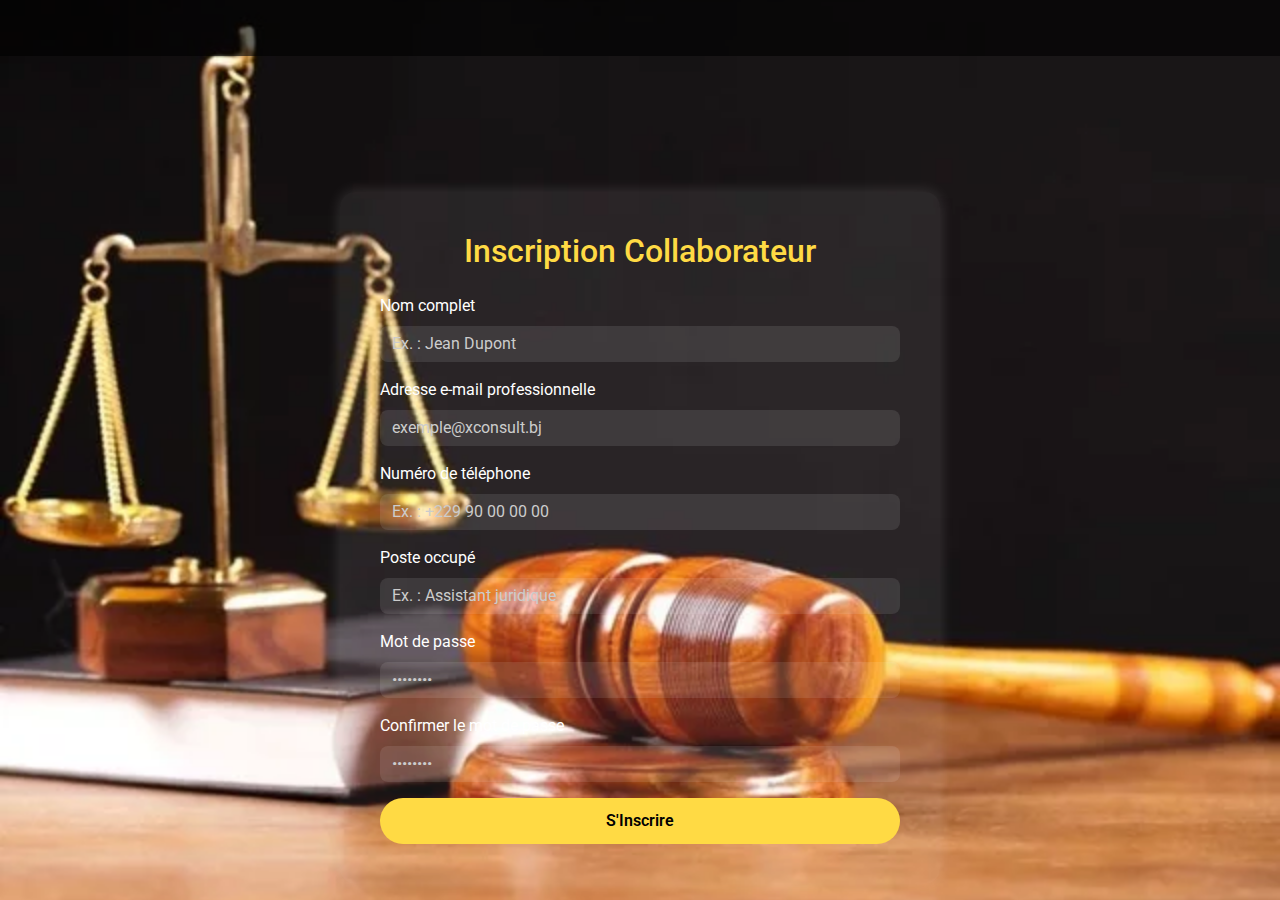
<file: ins.html>
<!DOCTYPE html>
<html lang="fr">
<head>
  <meta charset="UTF-8" />
  <meta name="viewport" content="width=device-width, initial-scale=1" />
  <title>Inscription – Cabinet ASSOGBA</title>
  <link href="css/bootstrap.min.css" rel="stylesheet" />
  <link href="css/acc.css" rel="stylesheet" />
  <link href="https://fonts.googleapis.com/css2?family=Roboto&display=swap" rel="stylesheet" />
  <style>
    .register-box {
      background-color: rgba(255, 255, 255, 0.08);
      padding: 2.5rem;
      border-radius: 15px;
      max-width: 600px;
      margin: 5rem auto;
      color: white;
      box-shadow: 0 0 15px rgba(255, 255, 255, 0.15);
    }

    .register-box h2 {
      text-align: center;
      margin-bottom: 1.5rem;
      color: #ffda44;
    }


    /* mine */
        thead th {
      background-color: rgba(255, 215, 0, 0.2);
      color: #ffda44;
      font-weight: 600;
    }

        .btn-outline-success:hover {
      background-color: #198754;
      color: #fff;
    }

    .btn-outline-primary:hover {
      background-color: #0d6efd;
      color: #fff;
    }

    .btn-outline-danger:hover {
      background-color: #dc3545;
      color: #fff;
    }


/* end mine */
    .form-control {
      background-color: rgba(255, 255, 255, 0.1);
      color: white;
      border: none;
      border-radius: 8px;
    }

    .form-control::placeholder {
      color: #ccc;
    }

    .form-control:focus {
      background-color: rgba(255, 255, 255, 0.2);
      color: white;
      box-shadow: none;
    }

    .btn-register {
      background-color: #ffda44;
      color: black;
      font-weight: 600;
      border-radius: 30px;
      padding: 0.6rem 2rem;
      transition: background-color 0.3s ease;
      display: block;
      width: 100%;
    }

    .btn-register:hover {
      background-color: #ffe96b;
      color: black;
    }

    @media (max-width: 576px) {
      .register-box {
        margin: 2rem 1rem;
        padding: 2rem;
      }
    }
  </style>
</head>
<body>

  <main class="container">
    <div class="register-box">
      <h2>Inscription Collaborateur</h2>
      <form method="post" action="#">
        <div class="mb-3">
          <label for="fullname" class="form-label">Nom complet</label>
          <input type="text" class="form-control" id="fullname" placeholder="Ex. : Jean Dupont" required />
        </div>
        <div class="mb-3">
          <label for="email" class="form-label">Adresse e-mail professionnelle</label>
          <input type="email" class="form-control" id="email" placeholder="exemple@xconsult.bj" required />
        </div>
        <div class="mb-3">
          <label for="phone" class="form-label">Numéro de téléphone</label>
          <input type="tel" class="form-control" id="phone" placeholder="Ex. : +229 90 00 00 00" />
        </div>
        <div class="mb-3">
          <label for="position" class="form-label">Poste occupé</label>
          <input type="text" class="form-control" id="position" placeholder="Ex. : Assistant juridique" />
        </div>
        <div class="mb-3">
          <label for="password" class="form-label">Mot de passe</label>
          <input type="password" class="form-control" id="password" placeholder="••••••••" required />
        </div>
        <div class="mb-3">
          <label for="confirm-password" class="form-label">Confirmer le mot de passe</label>
          <input type="password" class="form-control" id="confirm-password" placeholder="••••••••" required />
        </div>
        <!-- <button type="submit" class="btn btn-register mt-3">S'Inscrire -->
          <a href="./cone.html"  class="btn btn-register mt-3">S'Inscrire</a>
        </button>
      </form>
    </div>
  </main>

  <script src="js/bootstrap.bundle.min.js"></script>
</body>
</html>
</file>
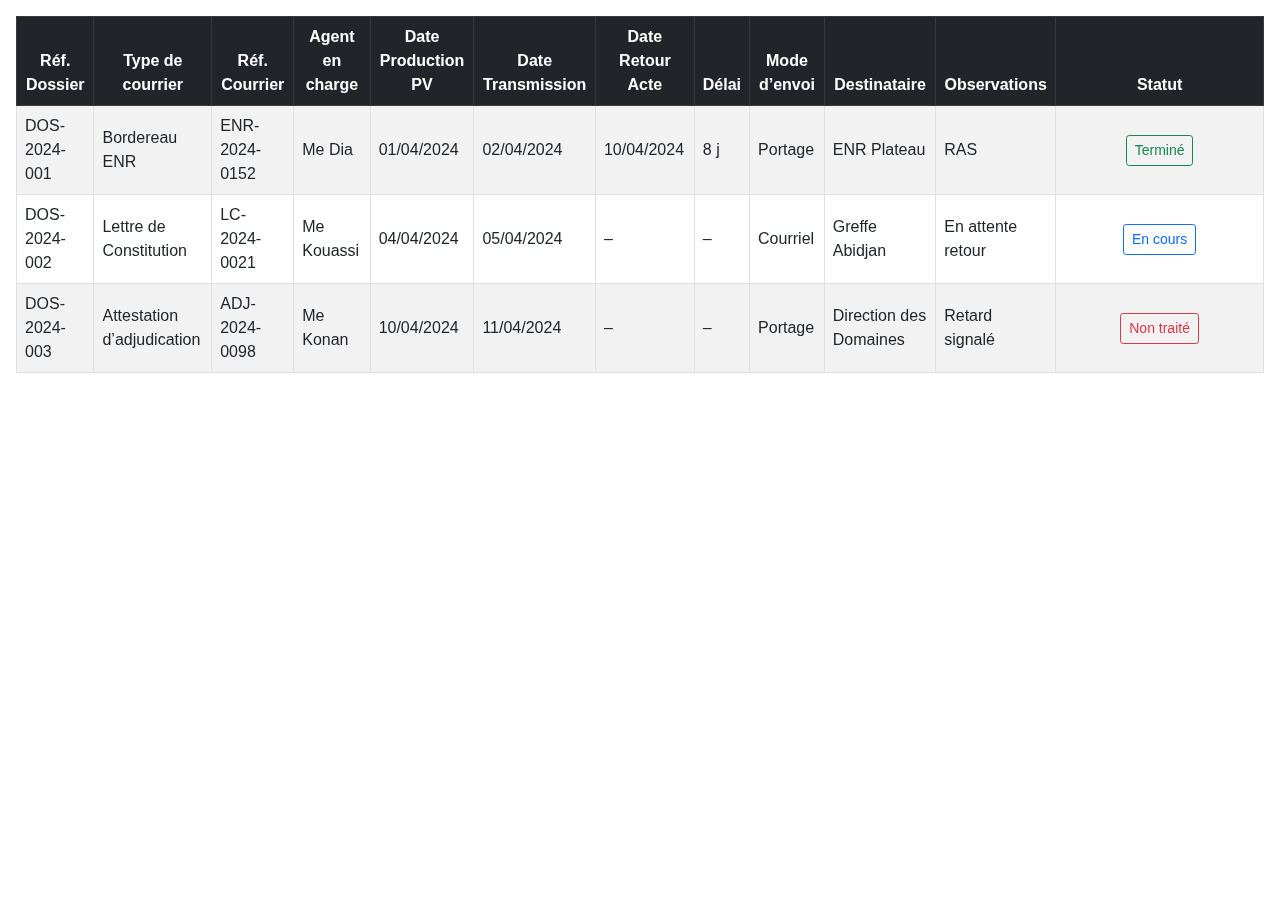
<file: lca.html>
<!DOCTYPE html>
<html lang="fr">
<head>
  <meta charset="UTF-8" />
  <meta name="viewport" content="width=device-width, initial-scale=1.0" />
  <link href="css/bootstrap.min.css" rel="stylesheet" />
  <link href="css/style.css" rel="stylesheet" />
  <script src="js/bootstrap.bundle.min.js"></script>
  <title>Suivi des Courriers Enregistrés</title>
  <style>
    table {
      transform-style: preserve-3d;
      transition: transform 0.6s ease;
      transform: translate3d(0, 0, 0) scale3d(1, 1, 1)
                 rotateX(0deg) rotateY(0deg) rotateZ(0deg)
                 skew(0deg, 0deg);
    }
    table:hover {
      transform: rotateY(5deg);
      cursor: pointer;
    }
    @media (max-width: 768px) {
      table:hover {
        transform: none;
      }
    }
  </style>
</head>

<body class="p-3">


 


  <div class="table-responsive">
    <table class="table table-striped table-bordered align-middle">
      <thead class="table-dark text-center">
        <tr>
          <th>Réf. Dossier</th>
          <th>Type de courrier</th>
          <th>Réf. Courrier</th>
          <th>Agent en charge</th>
          <th>Date Production PV</th>
          <th>Date Transmission</th>
          <th>Date Retour Acte</th>
          <th>Délai</th>
          <th>Mode d’envoi</th>
          <th>Destinataire</th>
          <th>Observations</th>
          <th class="col-2">Statut</th>
        </tr>
      </thead>
      <tbody>
        <tr>
          <td>DOS-2024-001</td>
          <td>Bordereau ENR</td>
          <td>ENR-2024-0152</td>
          <td>Me Dia</td>
          <td>01/04/2024</td>
          <td>02/04/2024</td>
          <td>10/04/2024</td>
          <td>8 j</td>
          <td>Portage</td>
          <td>ENR Plateau</td>
          <td>RAS</td>
          <td class="text-center">
            <a href="#" class="btn btn-outline-success btn-sm">Terminé</a>
          </td>
        </tr>
        <tr>
          <td>DOS-2024-002</td>
          <td>Lettre de Constitution</td>
          <td>LC-2024-0021</td>
          <td>Me Kouassi</td>
          <td>04/04/2024</td>
          <td>05/04/2024</td>
          <td>–</td>
          <td>–</td>
          <td>Courriel</td>
          <td>Greffe Abidjan</td>
          <td>En attente retour</td>
          <td class="text-center">
            <a href="#" class="btn btn-outline-primary btn-sm">En cours</a>
          </td>
        </tr>
        <tr>
          <td>DOS-2024-003</td>
          <td>Attestation d’adjudication</td>
          <td>ADJ-2024-0098</td>
          <td>Me Konan</td>
          <td>10/04/2024</td>
          <td>11/04/2024</td>
          <td>–</td>
          <td>–</td>
          <td>Portage</td>
          <td>Direction des Domaines</td>
          <td>Retard signalé</td>
          <td class="text-center">
            <a href="#" class="btn btn-outline-danger btn-sm">Non traité</a>
          </td>
        </tr>
      </tbody>
    </table>
  </div>

  <script>
    const table = document.querySelector("table");

    // Pour mobile : animation au toucher
    table.addEventListener("touchstart", () => {
      table.style.transform = "rotateY(5deg)";
    });

    table.addEventListener("touchend", () => {
      table.style.transform = "rotateY(0deg)";
    });
  </script>
</body>
</html>
</file>
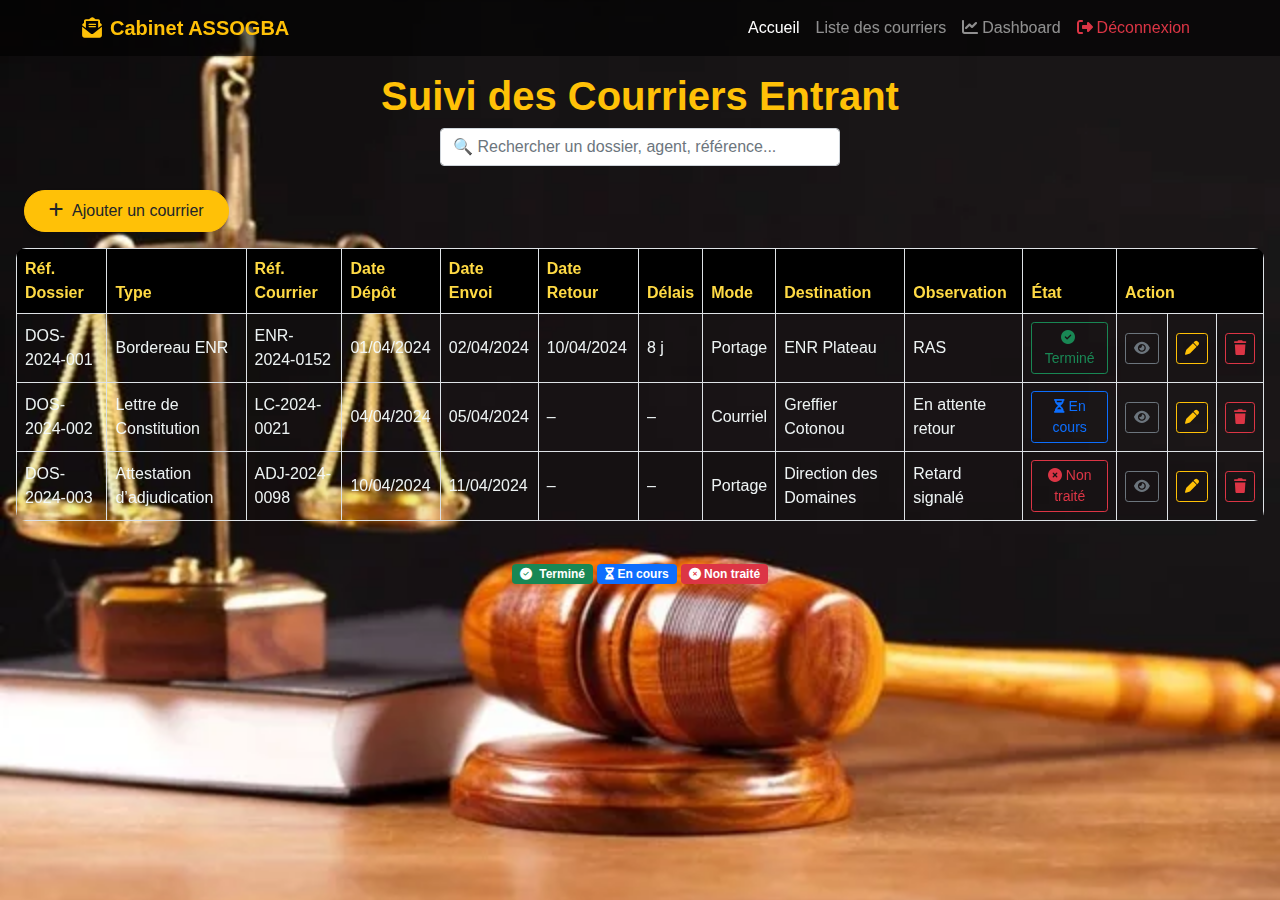
<file: lce.html>
<!DOCTYPE html>
<html lang="fr">
  <head>
    <meta charset="UTF-8" />
    <meta name="viewport" content="width=device-width, initial-scale=1.0" />
    <link href="css/bootstrap.min.css" rel="stylesheet" />
    <!-- <link href="css/style.css" rel="stylesheet" /> -->
    <link href="css/acc.css" rel="stylesheet" />
    <link
      rel="stylesheet"
      href="https://cdnjs.cloudflare.com/ajax/libs/font-awesome/6.5.0/css/all.min.css"
    />

    <script src="js/bootstrap.bundle.min.js"></script>
    <title>Suivi des Courriers Entrant</title>
    <style>
      table {
        overflow: hidden;
        border-radius: 10px;
        transform-style: preserve-3d;
        transition: transform 0.6s ease;
        transform: translate3d(0, 0, 0) scale3d(1, 1, 1) rotateX(0deg)
          rotateY(0deg) rotateZ(0deg) skew(0deg, 0deg);
      }
      table:hover {
        transform: rotateY(5deg);
        cursor: pointer;
      }
      @media (max-width: 768px) {
        table:hover {
          transform: none;
        }
      }
      /* mine */
      .table thead {
        background-color: #000;
      }
      .hide-mobile {
        display: none;
      }
      thead th {
        background-color: rgba(255, 215, 0, 0.2);
        color: #ffda44;
        font-weight: 600;
      }
      tbody td {
        color: rgba(244, 250, 250, 0.972);
      }

      .btn-outline-success:hover {
        background-color: #198754;
        color: #fff;
      }

      .btn-outline-primary:hover {
        background-color: #0d6efd;
        color: #fff;
      }

      .btn-outline-danger:hover {
        background-color: #dc3545;
        color: #fff;
      }
      .search-bar {
        max-width: 400px;
        margin: 0 auto 2rem;
      }

      /* end mine */
    </style>
  </head>
  <!-- modal doc-viewer -->

  <div
    class="modal fade"
    id="docModal"
    tabindex="-1"
    aria-labelledby="docModalLabel"
    aria-hidden="true"
  >
    <div
      class="modal-dialog modal-xl modal-dialog-centered modal-dialog-scrollable"
    >
      <div class="modal-content">
        <div class="modal-header">
          <h5 class="modal-title" id="docModalLabel">Titre du document</h5>
          <button
            type="button"
            class="btn-close"
            data-bs-dismiss="modal"
            aria-label="Fermer"
          ></button>
        </div>
        <div class="modal-body">
          <iframe
            id="docViewer"
            src=""
            width="100%"
            height="500px"
            style="border: none"
          ></iframe>
        </div>
        <div class="modal-footer">
          <button class="btn btn-secondary" data-bs-dismiss="modal">
            <i class="fas fa-times-circle me-1"></i> Fermer
          </button>
          <button class="btn btn-info" onclick="archiveDocument()">
            <i class="fas fa-archive me-1"></i> Archiver
          </button>
          <a id="downloadBtn" href="#" class="btn btn-success">
            <i class="fas fa-download me-1"></i> Télécharger
          </a>
        </div>
      </div>
    </div>
  </div>
  <!--end modal doc-viewer -->

  <body class="p-3">
    <nav class="navbar navbar-expand-lg fixed-top navbar-dark">
      <div class="container">
        <a class="navbar-brand text-warning fw-bold" href="#">
          <i class="fas fa-envelope-open-text me-2"></i>Cabinet ASSOGBA
        </a>
        <button
          class="navbar-toggler"
          type="button"
          data-bs-toggle="collapse"
          data-bs-target="#navbarNav"
        >
          <span class="navbar-toggler-icon"></span>
        </button>
        <div
          class="collapse navbar-collapse justify-content-end"
          id="navbarNav"
        >
          <ul class="navbar-nav">
            <li class="nav-item">
              <a class="nav-link active" href="#">Accueil</a>
            </li>
            <li class="nav-item">
              <a
                class="nav-link"
                href="#"
                data-bs-toggle="modal"
                data-bs-target="#listcourrierModal"
                >Liste des courriers</a
              >
            </li>
            <li class="nav-item">
              <a class="nav-link" href="./dt.html"
                ><i class="fas fa-chart-line me-1"></i>Dashboard</a
              >
            </li>
            <!-- <li class="nav-item">
              <a class="nav-link" href="#"><i class="fas fa-plus-circle me-1"></i>Ajouter un courrier</a
              >
            </li> -->
            <li class="nav-item">
              <a class="nav-link text-danger" href="./index.html"
                ><i class="fas fa-sign-out-alt me-1"></i>Déconnexion</a
              >
            </li>
          </ul>
        </div>
      </div>
    </nav>
    <!-- modal2 -->
    <div
      class="modal fade"
      id="listcourrierModal"
      tabindex="-1"
      aria-labelledby="confirmlistcourrierLabel"
      aria-hidden="true"
    >
      <div class="modal-dialog">
        <div class="modal-content">
          <div class="modal-header">
            <h5 class="modal-title text-dark" id="confirmajoutercourrierLabel">
              Voir les courrier:
            </h5>
            <button
              type="button"
              class="btn-close"
              data-bs-dismiss="modal"
              aria-label="Close"
            ></button>
          </div>
          <div class="modal-body">
            <a href="./lce.html" class="btn btn-primary w-100 mb-2">Entrant</a>
            <a href="./lcs.html" class="btn btn-secondary w-100">Sortant</a>
          </div>
        </div>
      </div>
    </div>
    <h1 class="text-center text-warning fw-bold">
      Suivi des Courriers Entrant
    </h1>
    <!-- Barre de recherche -->
    <div class="search-bar text-center mb-4">
      <input
        type="text"
        id="search"
        class="form-control"
        placeholder="🔍 Rechercher un dossier, agent, référence..."
      />
    </div>

    <div
      class="d-flex justify-content-between align-items-center flex-wrap mb-3 px-2"
    >
      <a
        href="./fca.html"
        class="btn btn-warning fw-semibold text-dark px-4 py-2 rounded-pill shadow-sm"
      >
        <i class="fas fa-plus me-2"></i>Ajouter un courrier
      </a>
    </div>

    <div class="table-responsive">
      <table
        class="table table-hover table-bordered table-striped align-middle"
      >
        <thead>
          <tr>
            <th>Réf. Dossier</th>
            <th>Type</th>
            <th>Réf. Courrier</th>
            <th>Date Dépôt</th>
            <th>Date Envoi</th>
            <th>Date Retour</th>
            <th>Délais</th>
            <th>Mode</th>
            <th>Destination</th>
            <th>Observation</th>
            <th>État</th>
            <th colspan="3">Action</th>
            <!-- nouvelle colonne -->
          </tr>
        </thead>

        <tbody>
          <tr>
            <td>DOS-2024-001</td>
            <td>Bordereau ENR</td>
            <td>ENR-2024-0152</td>
            <td>01/04/2024</td>
            <td>02/04/2024</td>
            <td>10/04/2024</td>
            <td>8 j</td>
            <td>Portage</td>
            <td>ENR Plateau</td>
            <td>RAS</td>
            <td class="text-center">
              <a href="#" class="btn btn-outline-success btn-sm">
                <i class="fa-solid fa-circle-check me-1"></i> Terminé
              </a>
            </td>
            <td class="text-center">
      <a href="#"
   class="btn btn-outline-secondary btn-sm"
   data-bs-toggle="modal"
   data-bs-target="#docModal"
   title="Consulter"
   onclick="openDocFromRow(this)">
  <i class="fas fa-eye"></i>
</a>

            </td>
            <td class="text-center">
              <a
                href="#"
                class="btn btn-outline-warning btn-sm"
                title="Modifier"
              >
                <i class="fas fa-pen"></i>
              </a>
            </td>
            <td class="text-center">
              <a
                href="#"
                class="btn btn-outline-danger btn-sm"
                title="Supprimer"
              >
                <i class="fas fa-trash"></i>
              </a>
            </td>
          </tr>

          <tr>
            <td>DOS-2024-002</td>
            <td>Lettre de Constitution</td>
            <td>LC-2024-0021</td>
            <td>04/04/2024</td>
            <td>05/04/2024</td>
            <td>–</td>
            <td>–</td>
            <td>Courriel</td>
            <td>Greffier Cotonou</td>
            <td>En attente retour</td>
            <td class="text-center">
              <a href="#" class="btn btn-outline-primary btn-sm">
                <i class="fa-solid fa-hourglass-half"></i> En cours
              </a>
            </td>
            <td class="text-center">
              <a
                href="#"
                class="btn btn-outline-secondary btn-sm"
                title="Consulter"
              >
                <i class="fas fa-eye"></i>
              </a>
            </td>
            <td class="text-center">
              <a
                href="#"
                class="btn btn-outline-warning btn-sm"
                title="Modifier"
              >
                <i class="fas fa-pen"></i>
              </a>
            </td>
            <td class="text-center">
              <a
                href="#"
                class="btn btn-outline-danger btn-sm"
                title="Supprimer"
              >
                <i class="fas fa-trash"></i>
              </a>
            </td>
          </tr>

          <tr>
            <td>DOS-2024-003</td>
            <td>Attestation d’adjudication</td>
            <td>ADJ-2024-0098</td>
            <td>10/04/2024</td>
            <td>11/04/2024</td>
            <td>–</td>
            <td>–</td>
            <td>Portage</td>
            <td>Direction des Domaines</td>
            <td>Retard signalé</td>
            <td class="text-center">
              <a href="#" class="btn btn-outline-danger btn-sm">
                <i class="fa-solid fa-circle-xmark"></i> Non traité
              </a>
            </td>
            <td class="text-center">
              <a
                href="#"
                class="btn btn-outline-secondary btn-sm"
                title="Consulter"
              >
                <i class="fas fa-eye"></i>
              </a>
            </td>
            <td class="text-center">
              <a
                href="#"
                class="btn btn-outline-warning btn-sm"
                title="Modifier"
              >
                <i class="fas fa-pen"></i>
              </a>
            </td>
            <td class="text-center">
              <a
                href="#"
                class="btn btn-outline-danger btn-sm"
                title="Supprimer"
              >
                <i class="fas fa-trash"></i>
              </a>
            </td>
          </tr>
        </tbody>
      </table>
    </div>

    <!-- Légende -->
    <div class="legend mt-4 text-center">
      <span class="badge bg-success"
        ><i class="fa-solid fa-circle-check me-1"></i> Terminé</span
      >
      <span class="badge bg-primary">
        <i class="fa-solid fa-hourglass-half"></i> En cours</span
      >
      <span class="badge bg-danger"
        ><i class="fa-solid fa-circle-xmark"></i> Non traité</span
      >
    </div>

    <script>
      const table = document.querySelector("table");

      // Pour mobile : animation au toucher
      table.addEventListener("touchstart", () => {
        table.style.transform = "rotateY(5deg)";
      });

      table.addEventListener("touchend", () => {
        table.style.transform = "rotateY(0deg)";
      });
    </script>
    <script>
  function openDocFromRow(button) {
    const row = button.closest('tr');
    const cells = row.querySelectorAll('td');

    // Récupération dynamique des données par index de colonne
    const refDossier = cells[0].textContent.trim();
    const typeDoc = cells[1].textContent.trim();
    const refCourrier = cells[2].textContent.trim();

    // Construction dynamique du nom de fichier (exemple : ENR-2024-0152.pdf)
    const fileName = refCourrier + ".pdf";

    // Chemin d’accès (tu peux adapter selon ton système de fichiers)
    const path = "docs/" + fileName;

    // Affichage dans la modale
    document.getElementById("docModalLabel").textContent = `${typeDoc} – ${refCourrier}`;
    document.getElementById("docViewer").src = path;
    document.getElementById("downloadBtn").href = path;
    document.getElementById("downloadBtn").download = fileName;

    // Pour l'archivage éventuel
    document.getElementById("docModal").setAttribute("data-ref", refCourrier);
  }

  function archiveDocument() {
    const ref = document.getElementById("docModal").getAttribute("data-ref");
    alert(`Document "${ref}" archivé avec succès.`);
    // Ici tu peux appeler un backend ou changer un état dans le tableau
  }
</script>

  </body>
</html>
</file>
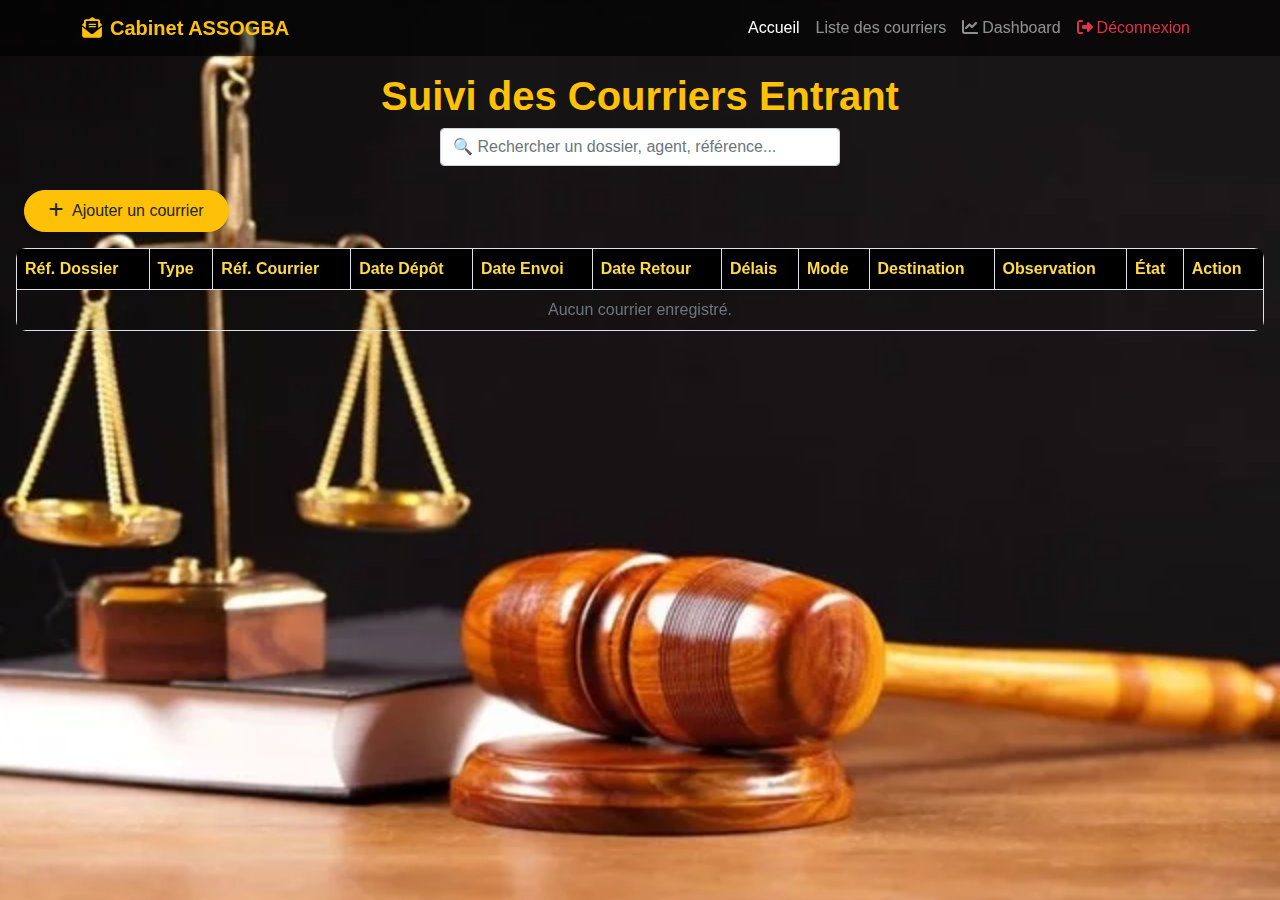
<file: lcet.html>
<!DOCTYPE html>
<html lang="en">
  <html lang="fr">
    <head>
      <meta charset="UTF-8" />
      <meta name="viewport" content="width=device-width, initial-scale=1.0" />
      <link href="css/bootstrap.min.css" rel="stylesheet" />
      <!-- <link href="css/style.css" rel="stylesheet" /> -->
      <link href="css/acc.css" rel="stylesheet" />
      <link
        rel="stylesheet"
        href="https://cdnjs.cloudflare.com/ajax/libs/font-awesome/6.5.0/css/all.min.css"
      />

      <script src="js/bootstrap.bundle.min.js"></script>
      <title>Suivi des Courriers Entrant</title>
      <style>
        table {
          overflow: hidden;
          border-radius: 10px;
          transform-style: preserve-3d;
          transition: transform 0.6s ease;
          transform: translate3d(0, 0, 0) scale3d(1, 1, 1) rotateX(0deg)
            rotateY(0deg) rotateZ(0deg) skew(0deg, 0deg);
        }
        table:hover {
          transform: rotateY(5deg);
          cursor: pointer;
        }
        @media (max-width: 768px) {
          table:hover {
            transform: none;
          }
        }
        /* mine */
        .table thead {
          background-color: #000;
        }
        .hide-mobile {
          display: none;
        }
        thead th {
          background-color: rgba(255, 215, 0, 0.2);
          color: #ffda44;
          font-weight: 600;
        }
        tbody td {
          color: rgba(244, 250, 250, 0.972);
        }

        .btn-outline-success:hover {
          background-color: #198754;
          color: #fff;
        }

        .btn-outline-primary:hover {
          background-color: #0d6efd;
          color: #fff;
        }

        .btn-outline-danger:hover {
          background-color: #dc3545;
          color: #fff;
        }
        .search-bar {
          max-width: 400px;
          margin: 0 auto 2rem;
        }

        /* end mine */
      </style>
    </head>

    <!-- modal doc-viewer -->

    <div
      class="modal fade"
      id="docModal"
      tabindex="-1"
      aria-labelledby="docModalLabel"
      aria-hidden="true"
    >
      <div
        class="modal-dialog modal-xl modal-dialog-centered modal-dialog-scrollable"
      >
        <div class="modal-content">
          <div class="modal-header">
            <h5 class="modal-title" id="docModalLabel">Titre du document</h5>
            <button
              type="button"
              class="btn-close"
              data-bs-dismiss="modal"
              aria-label="Fermer"
            ></button>
          </div>
          <div class="modal-body">
            <iframe
              id="docViewer"
              src=""
              width="100%"
              height="500px"
              style="border: none"
            ></iframe>
                        <h1 class="text-center">un visuel du doc téléverser ou scanner</h1>

          </div>
          <div class="modal-footer">
            <button class="btn btn-secondary" data-bs-dismiss="modal">
              <i class="fas fa-times-circle me-1"></i> Fermer
            </button>
            <button class="btn btn-info" onclick="archiveDocument()">
              <i class="fas fa-archive me-1"></i> Archiver
            </button>
            <a id="downloadBtn" href="#" class="btn btn-success">
              <i class="fas fa-download me-1"></i> Télécharger
            </a>
          </div>
        </div>
      </div>
    </div>
    <!--end modal doc-viewer -->

    <body class="p-3">
      <nav class="navbar navbar-expand-lg fixed-top navbar-dark">
        <div class="container">
          <a class="navbar-brand text-warning fw-bold" href="#">
            <i class="fas fa-envelope-open-text me-2"></i>Cabinet ASSOGBA
          </a>
          <button
            class="navbar-toggler"
            type="button"
            data-bs-toggle="collapse"
            data-bs-target="#navbarNav"
          >
            <span class="navbar-toggler-icon"></span>
          </button>
          <div
            class="collapse navbar-collapse justify-content-end"
            id="navbarNav"
          >
            <ul class="navbar-nav">
              <li class="nav-item">
                <a class="nav-link active" href="#">Accueil</a>
              </li>
              <li class="nav-item">
                <a
                  class="nav-link"
                  href="#"
                  data-bs-toggle="modal"
                  data-bs-target="#listcourrierModal"
                  >Liste des courriers</a
                >
              </li>
              <li class="nav-item">
                <a class="nav-link" href="./dt.html"
                  ><i class="fas fa-chart-line me-1"></i>Dashboard</a
                >
              </li>
              <!-- <li class="nav-item">
              <a class="nav-link" href="#"><i class="fas fa-plus-circle me-1"></i>Ajouter un courrier</a
              >
            </li> -->
              <li class="nav-item">
                <a class="nav-link text-danger" href="./index.html"
                  ><i class="fas fa-sign-out-alt me-1"></i>Déconnexion</a
                >
              </li>
            </ul>
          </div>
        </div>
      </nav>
      <!-- modal2 -->
      <div
        class="modal fade"
        id="listcourrierModal"
        tabindex="-1"
        aria-labelledby="confirmlistcourrierLabel"
        aria-hidden="true"
      >
        <div class="modal-dialog">
          <div class="modal-content">
            <div class="modal-header">
              <h5
                class="modal-title text-dark"
                id="confirmajoutercourrierLabel"
              >
                Voir les courrier:
              </h5>
              <button
                type="button"
                class="btn-close"
                data-bs-dismiss="modal"
                aria-label="Close"
              ></button>
            </div>
            <div class="modal-body">
              <a href="./lce.html" class="btn btn-primary w-100 mb-2"
                >Entrant</a
              >
              <a href="./lcs.html" class="btn btn-secondary w-100">Sortant</a>
            </div>
          </div>
        </div>
      </div>
      <h1 class="text-center text-warning fw-bold">
        Suivi des Courriers Entrant
      </h1>
      <!-- Barre de recherche -->
      <div class="search-bar text-center mb-4">
        <input
          type="text"
          id="search"
          class="form-control"
          placeholder="🔍 Rechercher un dossier, agent, référence..."
        />
      </div>

      <div
        class="d-flex justify-content-between align-items-center flex-wrap mb-3 px-2"
      >
        <a
          href="./fca.html"
          class="btn btn-warning fw-semibold text-dark px-4 py-2 rounded-pill shadow-sm"
        >
          <i class="fas fa-plus me-2"></i>Ajouter un courrier
        </a>
      </div>

      <div class="table-responsive">
        <table
          class="table table-hover table-bordered table-striped align-middle"
        >
          <thead>
            <tr>
              <th>Réf. Dossier</th>
              <th>Type</th>
              <th>Réf. Courrier</th>
              <th>Date Dépôt</th>
              <th>Date Envoi</th>
              <th>Date Retour</th>
              <th>Délais</th>
              <th>Mode</th>
              <th>Destination</th>
              <th>Observation</th>
              <th>État</th>
              <th colspan="3">Action</th>
              <!-- nouvelle colonne -->
            </tr>
          </thead>
          <tbody></tbody>
        </table>
      </div>
    </body>

 <script>
    const tableBody = document.querySelector("tbody");

    // Fonction pour afficher les données dans le tableau
    function renderTable() {
        // *** IMPORTANT: Fetch the latest data every time renderTable is called ***
        const courriers = JSON.parse(localStorage.getItem("historiqueCourriers")) || [];

        tableBody.innerHTML = ""; // Vider le tableau

        if (courriers.length === 0) {
            tableBody.innerHTML = `<tr><td colspan="13" class="text-center text-muted">Aucun courrier enregistré.</td></tr>`;
            return;
        }

        courriers.forEach((item, index) => {
            const {
                refDossier = "-",
                type = "-",
                refCourrier = "-",
                dateDepot = "-",
                dateEnvoi = "-",
                dateRetour = "-",
                delai = "-",
                mode = "-",
                destination = "-",
                observation = "-",
                etat = "-",
            } = item;

            let etatClass = "btn-outline-secondary btn-sm";
            let etatIcon = "fa-circle-question";
            let etatText = etat;

            switch (etat.toLowerCase()) {
                case "terminé":
                case "termine":
                    etatClass = "btn-outline-success btn-sm";
                    etatIcon = "fa-circle-check";
                    etatText = "Terminé";
                    break;
                case "en cours":
                    etatClass = "btn-outline-primary btn-sm";
                    etatIcon = "fa-hourglass-half";
                    etatText = "En cours";
                    break;
                case "non traité":
                case "non traite":
                    etatClass = "btn-outline-danger btn-sm";
                    etatIcon = "fa-circle-xmark";
                    etatText = "Non traité";
                    break;
            }

            const tr = document.createElement("tr");
            tr.innerHTML = `
                <td>${refDossier}</td>
                <td>${type}</td>
                <td>${refCourrier}</td>
                <td>${dateDepot}</td>
                <td>${dateEnvoi}</td>
                <td>${dateRetour}</td>
                <td>${delai}</td>
                <td>${mode}</td>
                <td>${destination}</td>
                <td>${observation}</td>
                <td class="text-center">
                    <a href="#" class="btn ${etatClass}" tabindex="-1" role="button" aria-disabled="true">
                        <i class="fa-solid ${etatIcon} me-1"></i>${etatText}
                    </a>
                </td>
                <td class="text-center">
                    <a href="#"
                        class="btn btn-outline-secondary btn-sm"
                        data-bs-toggle="modal"
                        data-bs-target="#docModal"
                        title="Consulter"
                        onclick="openDocFromRow(this)"
                    >
                        <i class="fas fa-eye"></i>
                    </a>
                </td>
                <td class="text-center">
                    <a href="#"
                        class="btn btn-outline-warning btn-sm"
                        title="Modifier"
                        onclick="editCourrier(${index})"
                    >
                        <i class="fas fa-pen"></i>
                    </a>
                </td>
                <td class="text-center">
                    <a href="#"
                        class="btn btn-outline-danger btn-sm"
                        title="Supprimer"
                        onclick="deleteCourrier(${index})"
                    >
                        <i class="fas fa-trash"></i>
                    </a>
                </td>
            `;
            tableBody.appendChild(tr);
        });
    }

    // Fonction appelée pour modifier un courrier (à implémenter)
    function editCourrier(index) {
        alert("Modifier le courrier à l'index: " + index);
        // Par exemple, ouvrir un formulaire pré-rempli etc.
    }

    // Supprimer un courrier du localStorage et recharger la table
    function deleteCourrier(index) {
        if (confirm("Voulez-vous vraiment supprimer ce courrier ?")) {
            // *** IMPORTANT: Fetch the latest data, modify it, then save back to the correct key ***
            let courriersToUpdate = JSON.parse(localStorage.getItem("historiqueCourriers")) || [];
            courriersToUpdate.splice(index, 1);
            localStorage.setItem("historiqueCourriers", JSON.stringify(courriersToUpdate)); // Corrected key
            renderTable(); // Re-render the table with updated data
        }
    }

    // Initialiser l'affichage quand la page est chargée
    renderTable();
</script>
  </html>
</html>
</file>
<file: css/acc.css>
html, body {
      height: 100%;
      margin: 0;
      padding-top: 56px;
      color: white;
      font-family: 'Roboto', sans-serif;
      background-image: url('./img/mateau.webp'); 
      background-size: cover;
      background-position: center;
      background-repeat: no-repeat;
      background-attachment: fixed;
    }

    body::before {
      content: "";
      position: fixed;
      inset: 0;
      background: rgba(0, 0, 0, 0.6);
      z-index: -1;
    }

    .navbar {
      background-color: transparent !important;
      box-shadow: none;
      transition: background-color 0.3s ease;
    }

    .navbar.scrolled {
      background-color: rgba(0, 0, 0, 0.85) !important;
    }

    .navbar .nav-link,
    .navbar .navbar-brand {
      color: white;
      transition: color 0.3s ease;
    }

    .navbar .nav-link:hover,
    .navbar .nav-link.active,
    .navbar .navbar-brand:hover {
      color: #ddd;
    }

    /* Hero Section - Responsive avec Bootstrap */
    .hero-section {
      min-height: 80vh;
      display: flex;
      flex-direction: column;
      justify-content: center;
      align-items: center;
      text-align: center;
      padding: 0 15px;
    }

    .hero-title {
      font-weight: 700;
      font-size: 3rem;
      margin-bottom: 0.5rem;
    }

    .hero-subtitle {
      font-size: 1.3rem;
      margin-bottom: 0.25rem;
      font-style: italic;
      color: #f0e68c;
    }

    .hero-quote {
      font-size: 1.2rem;
      margin-bottom: 1.5rem;
      color: #ffda44;
    }

    .btn-cta {
      background-color: rgba(255, 255, 255, 0.85);
      color: #000;
      font-weight: 600;
      padding: 0.75rem 1.8rem;
      border-radius: 30px;
      border: none;
      transition: background-color 0.3s ease;
    }

    .btn-cta:hover {
      background-color: white;
      color: #000;
      text-decoration: none;
    }

    /* Mission Section */
    .mission {
      background-color: rgba(0, 0, 0, 0.6);
      padding: 2rem;
      border-radius: 10px;
      box-shadow: 0 0 15px rgba(255, 255, 255, 0.1);
      text-align: center;
    }

    /* Highlight Section */
    .highlight {
      background-color: rgba(255, 215, 0, 0.1);
      border: 2px solid #ffda44;
      color: #fff;
      font-weight: 600;
      font-size: 1.2rem;
      box-shadow: 0 0 15px rgba(255, 215, 0, 0.5);
      padding: 2rem;
      border-radius: 10px;
      text-align: center;
    }

    /* Stats - Responsive Grid */
    .stat-card {
      background: rgba(255, 255, 255, 0.1);
      border-radius: 12px;
      padding: 1.5rem;
      text-align: center;
      box-shadow: 0 0 8px rgba(0, 0, 0, 0.3);
      transition: transform 0.3s ease;
      height: 100%;
    }

    .stat-card:hover {
      transform: scale(1.05);
      background: rgba(255, 255, 255, 0.2);
    }

    .stat-card h4 {
      font-size: 2.5rem;
      color: #ffda44;
      margin-bottom: 0.5rem;
    }

    /* Dashboard - Responsive Links */
    .dashboard-link {
      background: rgba(255, 255, 255, 0.15);
      color: white;
      padding: 1.2rem 1rem;
      border-radius: 12px;
      font-weight: 600;
      font-size: 1.1rem;
      text-decoration: none;
      text-align: center;
      box-shadow: 0 0 8px rgba(0,0,0,0.4);
      transition: background-color 0.3s ease;
      display: block;
      height: 100%;
    }

    .dashboard-link:hover {
      background: rgba(255, 255, 255, 0.35);
      color: #000;
      text-decoration: none;
    }

    /* Quote Section */
    .quote {
      margin: 4rem auto 2rem;
      max-width: 700px;
      font-style: italic;
      font-size: 1.2rem;
      color: #eee;
      text-align: center;
      padding-left: 1rem;
      position: relative;
    }

    .quote::before {
      content: "";
      position: absolute;
      left: 0;
      top: 0;
      height: 100%;
      width: 5px;
      background-color: #ffda44;
    }

    #typewriter-text {
      font-style: italic;
      font-size: 1.2rem;
      color: #eee;
      font-weight: 400;
      white-space: nowrap;
    }

    #typewriter-cursor {
      display: inline-block;
      color: #ffda44;
      animation: blink 0.7s steps(1) infinite;
    }

    @keyframes blink {
      0%, 100% { opacity: 0; }
      50% { opacity: 1; }
    }

    /* Media Queries - Responsive */
    @media (max-width: 576px) {
      .hero-title {
        font-size: 1.8rem;
      }
      .hero-subtitle {
        font-size: 1.1rem;
      }
      .hero-quote {
        font-size: 1rem;
      }
      .stat-card h4 {
        font-size: 2rem;
      }
      .dashboard-link {
        font-size: 1rem;
        padding: 1rem;
      }
      .quote {
        font-size: 1rem;
        margin: 2rem auto 1rem;
      }
      #typewriter-text {
        font-size: 1rem;
        white-space: normal;
      }
      body {
        background-attachment: scroll;
      }
    }

    @media (max-width: 768px) {
      .hero-title {
        font-size: 2.2rem;
      }
      .hero-subtitle {
        font-size: 1.2rem;
      }
      .mission, .highlight {
        padding: 1.5rem;
        margin-top: 2rem;
      }
      .highlight {
        font-size: 1.1rem;
      }
    }

    @media (min-width: 769px) and (max-width: 992px) {
      .hero-title {
        font-size: 2.5rem;
      }
    }
   

        /* Events Section - Remplace la section highlight */
    .events-section {
      background-color: rgba(255, 215, 0, 0.1);
      border: 2px solid #ffda44;
      color: #fff;
      box-shadow: 0 0 15px rgba(255, 215, 0, 0.5);
      padding: 2rem;
      border-radius: 10px;
      text-align: left;
    }

    .events-section h3 {
      color: #ffda44;
      font-weight: 600;
      font-size: 1.4rem;
      margin-bottom: 1.5rem;
      text-align: center;
    }

    .event-item {
      background: rgba(255, 255, 255, 0.1);
      padding: 1rem;
      border-radius: 8px;
      margin-bottom: 1rem;
      border-left: 4px solid #ffda44;
      transition: background-color 0.3s ease;
    }

    .event-item:hover {
      background: rgba(255, 255, 255, 0.2);
    }

    .event-item:last-child {
      margin-bottom: 1.5rem;
    }

    .event-date {
      color: #ffda44;
      font-weight: 600;
      font-size: 1.1rem;
      margin-bottom: 0.3rem;
    }

    .event-title {
      font-weight: 500;
      margin-bottom: 0.3rem;
    }

    .event-details {
      font-size: 0.9rem;
      color: #ccc;
    }

    .events-link {
      background-color: rgba(255, 218, 68, 0.2);
      color: #ffda44;
      padding: 0.5rem 1rem;
      border-radius: 6px;
      text-decoration: none;
      font-weight: 500;
      border: 1px solid rgba(255, 218, 68, 0.3);
      transition: all 0.3s ease;
      display: inline-block;
    }

    .events-link:hover {
      background-color: rgba(255, 218, 68, 0.3);
      color: #ffda44;
      text-decoration: none;
    }
    /* pour le logo */

    /* Logo responsive */
.logo-img {
    height: 60px;
    width: 60px;
}

.brand-text {
    font-size: 1rem;
}

/* Ajustements pour mobile */
@media (max-width: 768px) {
    .logo-img {
        height: 40px;
        width: 40px;
    }
    
    .brand-text {
        font-size: 0.75rem;
        line-height: 1.2;
    }
    
    .navbar-brand {
        padding: 0.5rem 0;
    }
}

@media (max-width: 576px) {
    .logo-img {
        height: 35px;
        width: 35px;
    }
    
    .brand-text {
        font-size: 0.65rem;
    }
}
/* Pour les très petits écrans comme Itel S23 */
@media (max-width: 360px) {
    .logo-img {
        height: 30px !important;
        width: 30px !important;
    }
    
    .brand-text {
        font-size: 0.55rem !important;
        line-height: 1.1;
    }
    
    .navbar-brand {
        padding: 0.3rem 0 !important;
    }
    
    /* Réduire l'espace entre le logo et le texte */
    .me-2 {
        margin-right: 0.3rem !important;
    }
}

 /* after */
 /* 1. Correction du fond Hero Section */
.hero-section {
  background: linear-gradient(135deg, rgba(0, 0, 0, 0.7), rgba(0, 0, 0, 0.5));
}

/* 2. Correction du texte de la navbar */
.brand-text {
  display: flex;
  flex-direction: column;
  line-height: 1.2;
}

/* 3. Amélioration responsive du logo pour petits écrans */
@media (max-width: 576px) {
  .brand-text span:first-child {
    font-size: 0.65rem;
  }
  
  .brand-text span:last-child {
    font-size: 0.9rem;
  }
}
</file>
<file: css/archiv.css>
/* Global Styles */
html, body {
  height: 100%;
  margin: 0;
  padding: 0;
  font-family: 'Roboto', sans-serif;
  background-image: url('./img/mateau.webp'); 
  background-size: cover;
  background-position: center;
  background-repeat: no-repeat;
  background-attachment: fixed;
}

body::before {
  content: "";
  position: fixed;
  inset: 0;
  background: rgba(0, 0, 0, 0.75);
  z-index: -1;
}

/* Navbar Styles */
.navbar {
  background-color: rgba(0, 0, 0, 0.9) !important;
  box-shadow: 0 2px 10px rgba(0, 0, 0, 0.3);
  transition: background-color 0.3s ease;
}

.navbar.scrolled {
  background-color: rgba(0, 0, 0, 0.95) !important;
}

/* Logo */
.logo-img {
  height: 50px;
  width: 50px;
  object-fit: contain;
}

.brand-text {
  display: flex;
  flex-direction: column;
  line-height: 1.15;
}

.brand-hotel {
  font-family: 'Arial Black', sans-serif;
  text-transform: uppercase;
  font-size: 0.9rem;
  color: #ffc107;
}

.brand-abondance {
  font-family: 'Fascinate', cursive;
  font-size: 1rem;
  font-style: italic;
  color: #ffc107;
}

/* Main Container */
.main-container {
  min-height: 100vh;
  padding-top: 100px;
  padding-bottom: 50px;
}

/* Form Container */
.form-container {
  background: rgba(0, 0, 0, 0.7);
  border: 2px solid rgba(255, 193, 7, 0.3);
  border-radius: 15px;
  padding: 2.5rem;
  max-width: 900px;
  margin: 0 auto;
  box-shadow: 0 8px 32px rgba(0, 0, 0, 0.4);
  backdrop-filter: blur(10px);
}

/* Form Header */
.form-header h1 {
  font-size: 2rem;
  font-weight: 700;
  margin-bottom: 0.5rem;
}

.form-header p {
  color: #ccc;
  font-size: 1rem;
}

/* Form Inputs */
.form-control {
  background: rgba(255, 255, 255, 0.1);
  border: 1px solid rgba(255, 193, 7, 0.3);
  color: white;
  padding: 0.75rem;
  border-radius: 8px;
  transition: all 0.3s ease;
}

.form-control:focus {
  background: rgba(255, 255, 255, 0.15);
  border-color: #ffc107;
  box-shadow: 0 0 0 0.2rem rgba(255, 193, 7, 0.25);
  color: white;
}

.form-control::placeholder {
  color: rgba(255, 255, 255, 0.5);
}

/* Labels */
.form-label {
  font-weight: 500;
  margin-bottom: 0.5rem;
  color: #ffc107 !important;
}

.form-label i {
  color: #ffc107;
}

/* Buttons */
.navigation-buttons {
  display: flex;
  justify-content: space-between;
  gap: 1rem;
  margin-top: 2rem;
}

.btn-nav {
  padding: 0.75rem 2rem;
  font-weight: 600;
  border-radius: 8px;
  transition: all 0.3s ease;
  min-width: 150px;
}

.btn-prev {
  background: transparent;
  border: 2px solid #dc3545;
  color: #dc3545;
}

.btn-prev:hover {
  background: #dc3545;
  color: white;
  transform: translateY(-2px);
  box-shadow: 0 4px 12px rgba(220, 53, 69, 0.4);
}

.btn-submit {
  background: #ffc107;
  border: 2px solid #ffc107;
  color: #000;
  font-weight: 700;
}

.btn-submit:hover {
  background: #ffb300;
  border-color: #ffb300;
  transform: translateY(-2px);
  box-shadow: 0 4px 12px rgba(255, 193, 7, 0.4);
}

.btn-submit.btn-success {
  background: #28a745;
  border-color: #28a745;
  color: white;
}

/* Footer */
footer {
  background: rgba(0, 0, 0, 0.5);
  border-top: 1px solid rgba(255, 193, 7, 0.2);
}

/* Responsive */
@media (max-width: 768px) {
  .logo-img {
    height: 40px;
    width: 40px;
  }
  
  .brand-hotel {
    font-size: 0.7rem;
  }
  
  .brand-abondance {
    font-size: 0.85rem;
  }
  
  .form-container {
    padding: 1.5rem;
  }
  
  .form-header h1 {
    font-size: 1.5rem;
  }
  
  .navigation-buttons {
    flex-direction: column;
  }
  
  .btn-nav {
    width: 100%;
  }
  
  .main-container {
    padding-top: 90px;
  }
}

@media (max-width: 576px) {
  .logo-img {
    height: 35px;
    width: 35px;
  }
  
  .brand-hotel {
    font-size: 0.6rem;
  }
  
  .brand-abondance {
    font-size: 0.75rem;
  }
  
  .form-container {
    padding: 1rem;
    margin: 0 10px;
  }
}
</file>
<file: css/style.css>
/* .centre{
    background-image: url("./img/balance.webp") ;
    background-repeat: no-repeat;
    
} */
body {
  /* background-image: url('./img/mateau.webp');
  background-size: 90%;
  background-position: center;
  background-repeat: no-repeat; */
  font-family: 'Segoe UI', sans-serif;
  color: white;
  min-height: 100vh; /* ✅ force la hauteur minimale */
  background-attachment: fixed;

}


.hero {
  background-image: url('./img/mateau.webp'); /* image de fond */
  background-repeat: no-repeat;                /* ne pas répéter l'image */
  background-position: center top;             /* centrer horizontalement, en haut verticalement */
  background-size: 80%;                        /* image à 80% de la largeur */
  min-height: 60vh;                            /* 60% de la hauteur de l’écran */
  width: 100%;                                 /* prend toute la largeur disponible */
}
.service-icon {
  font-size: 2.5rem;
  color: #0d6efd;
}
html,
body {
  height: 100%;
  margin: 0;

}
* {
  box-sizing: border-box;
}
</file>
